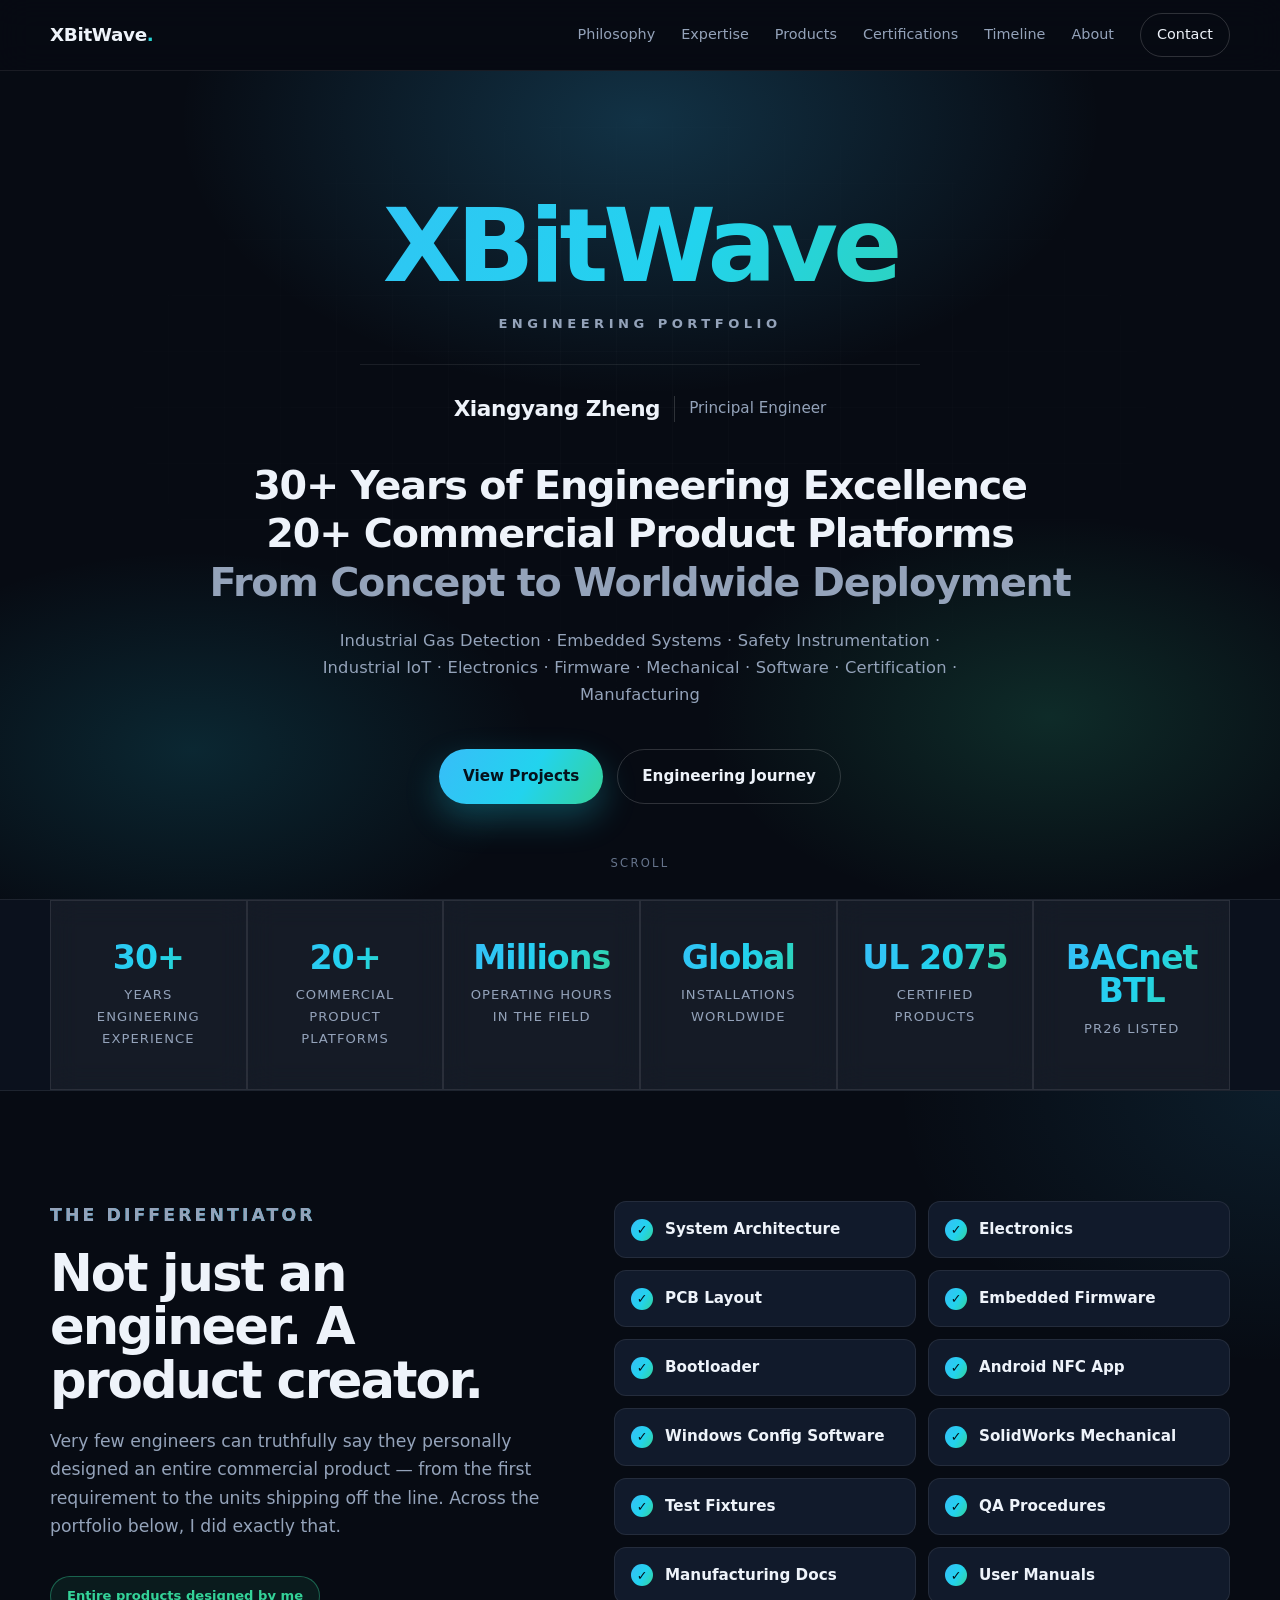
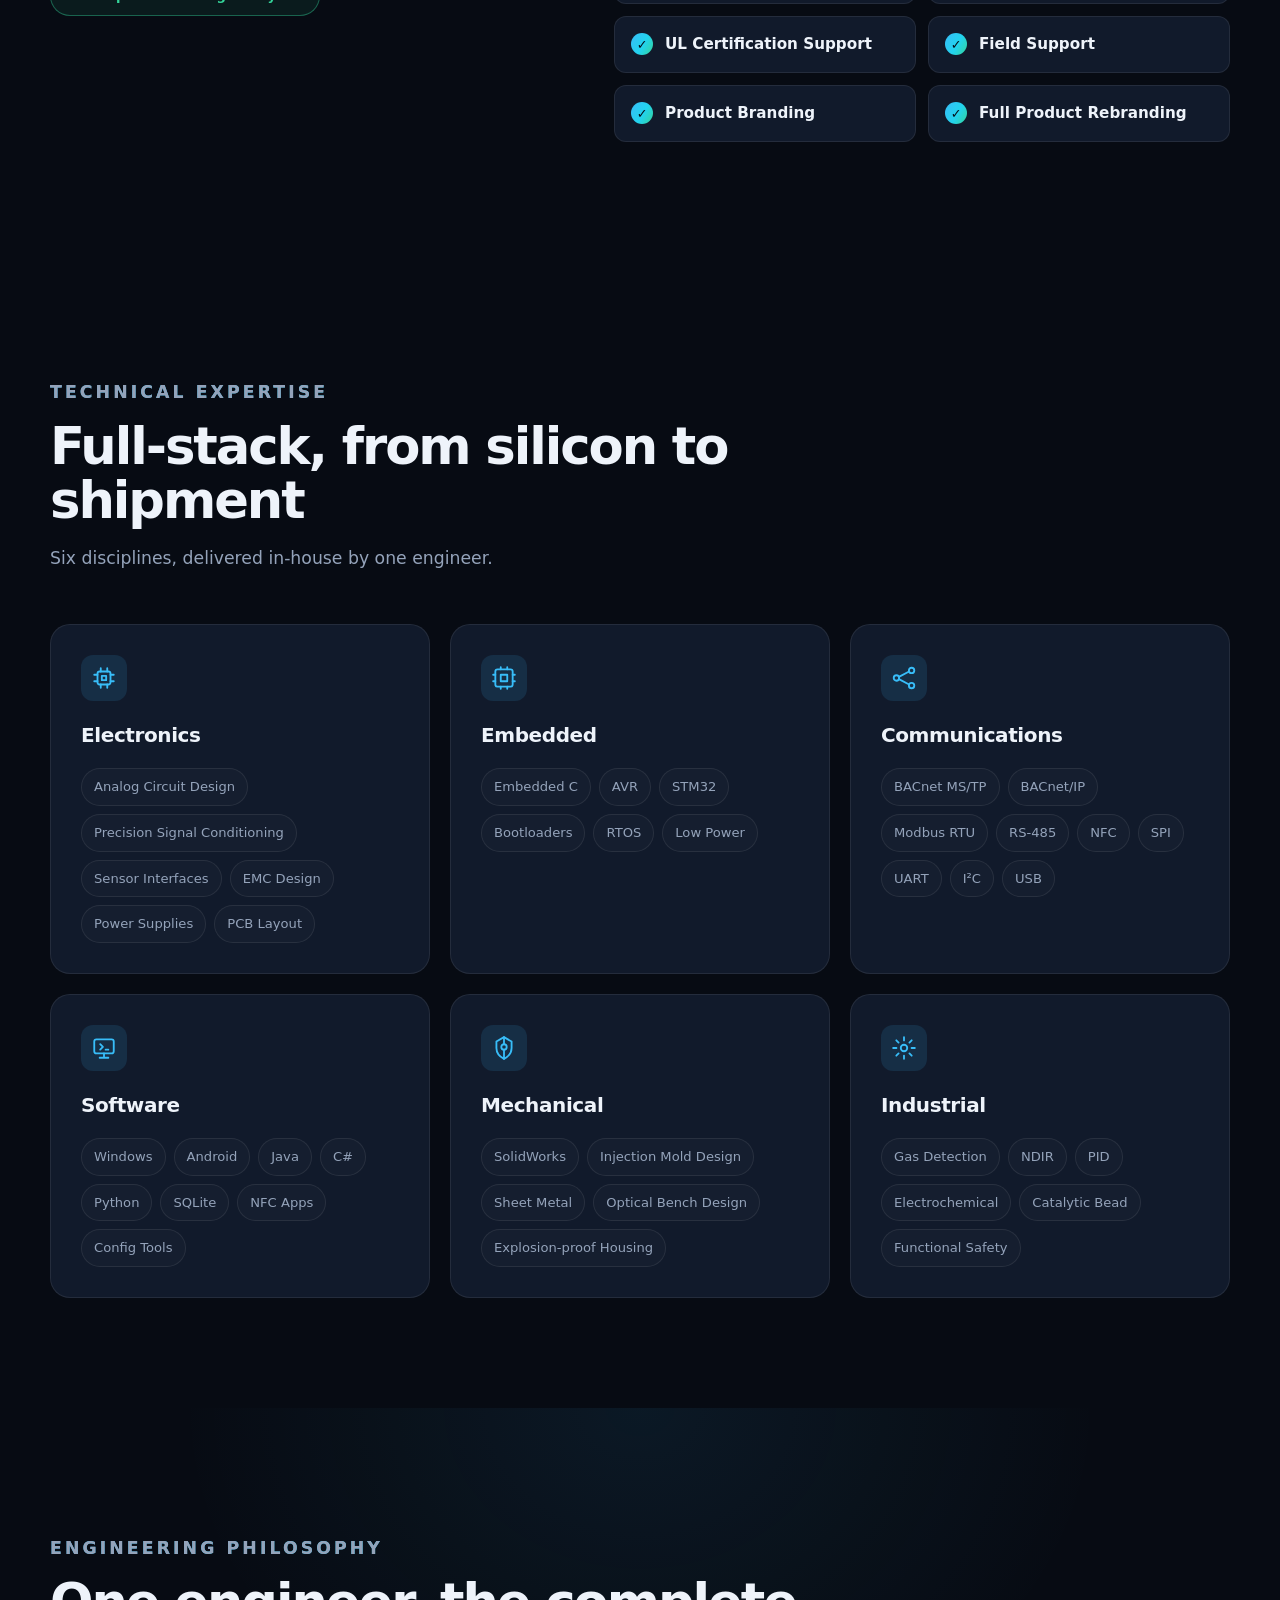
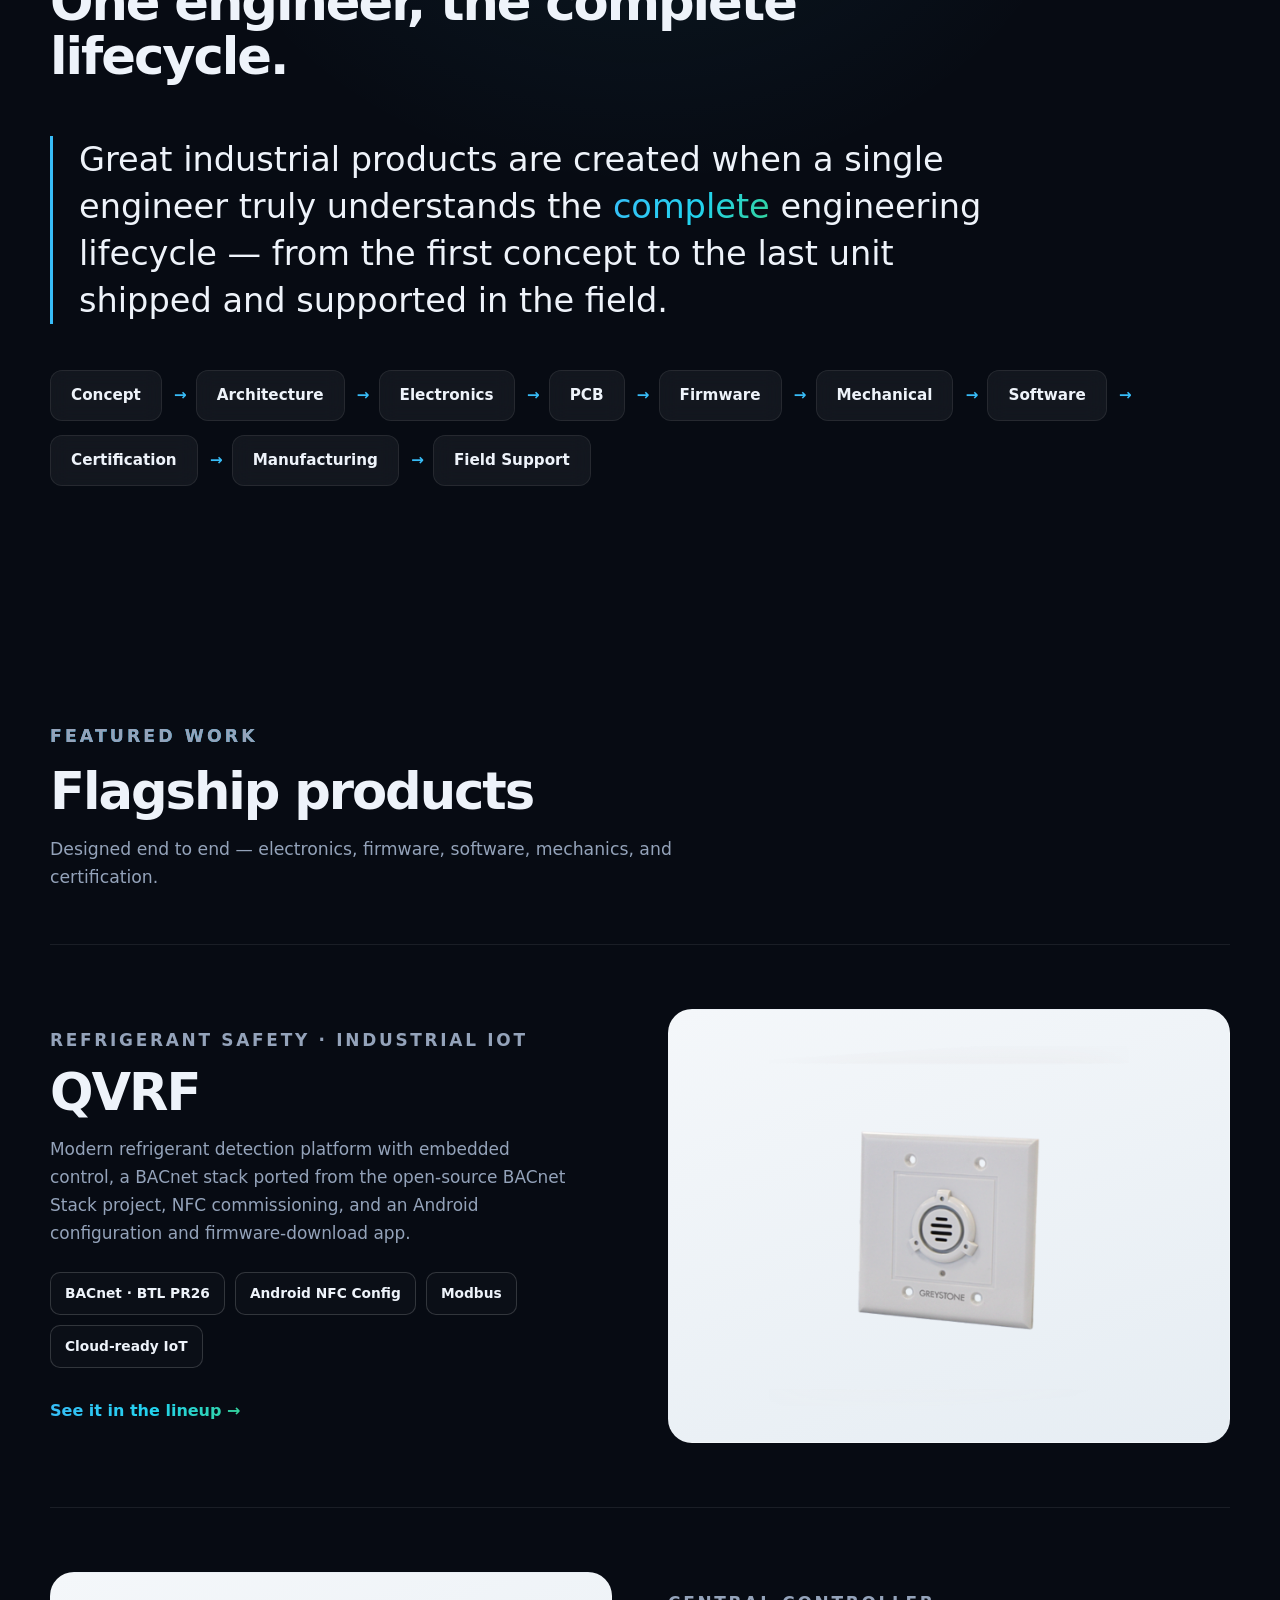
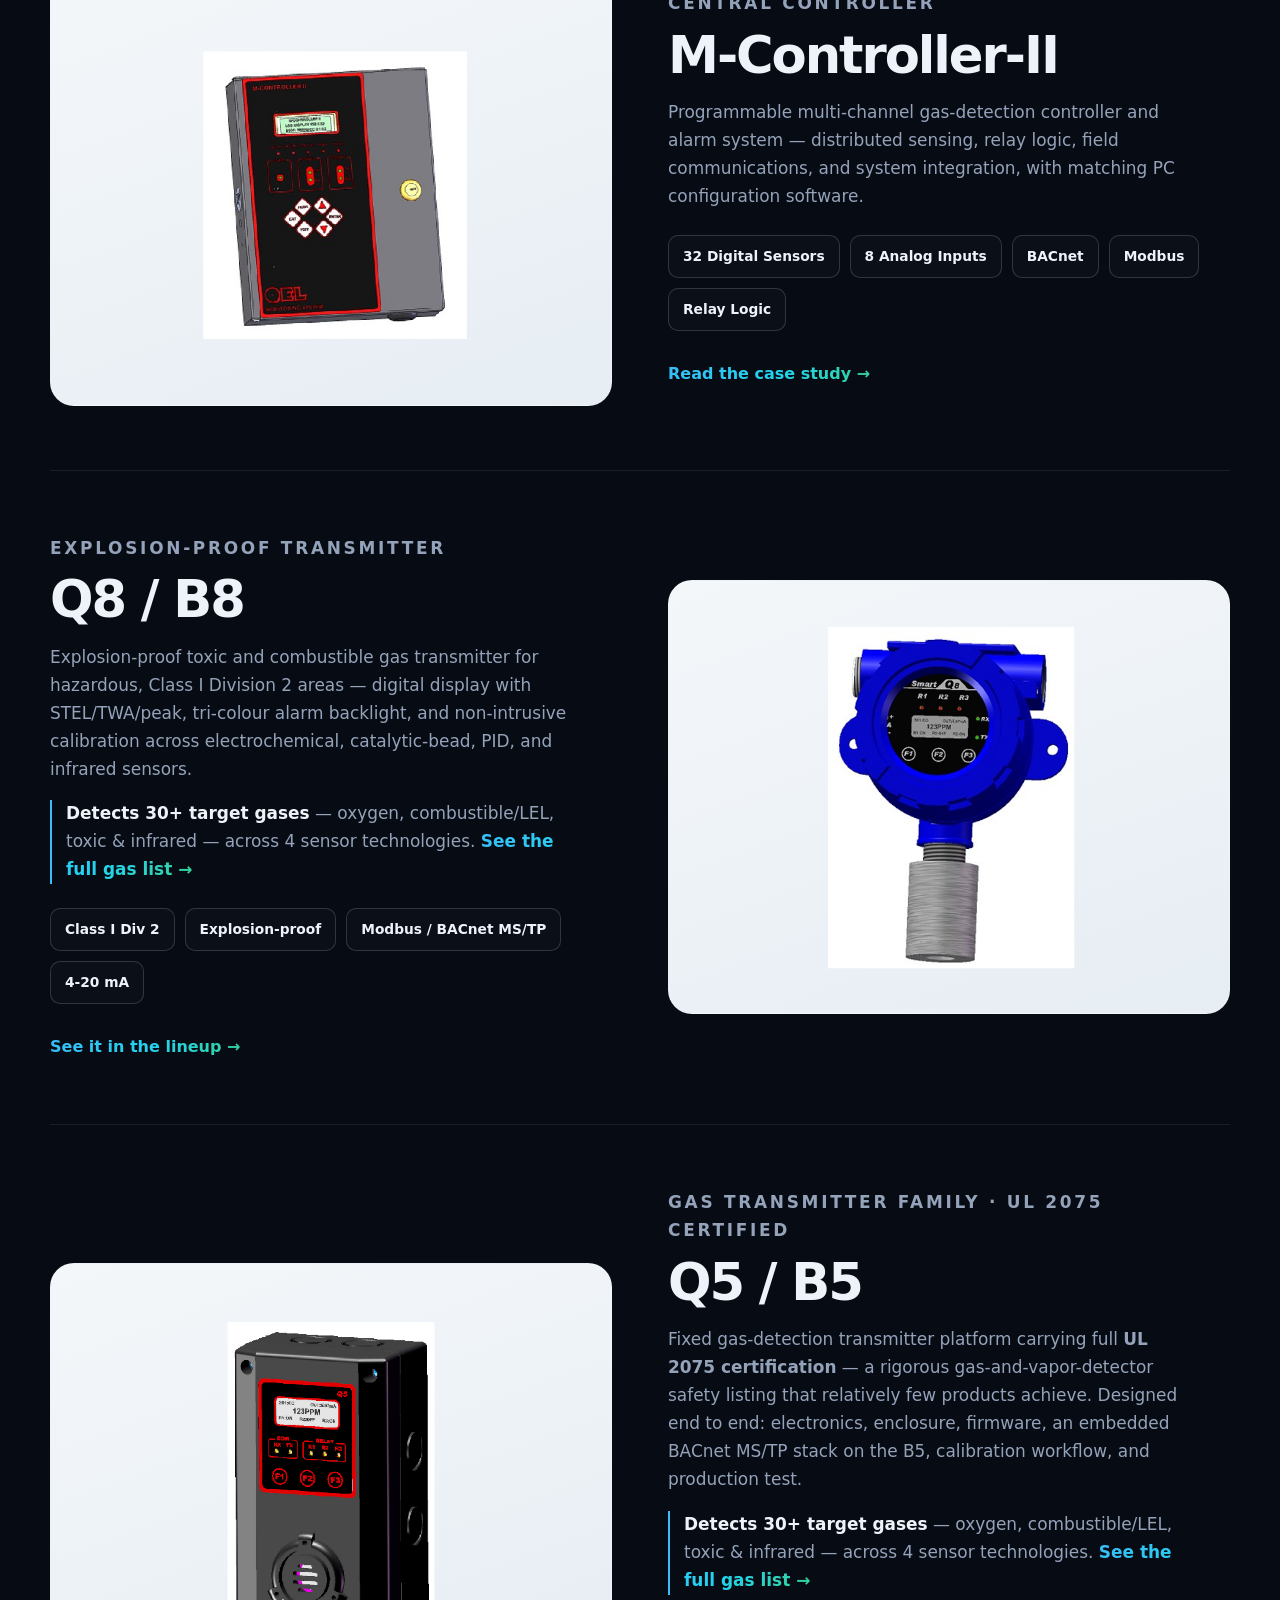
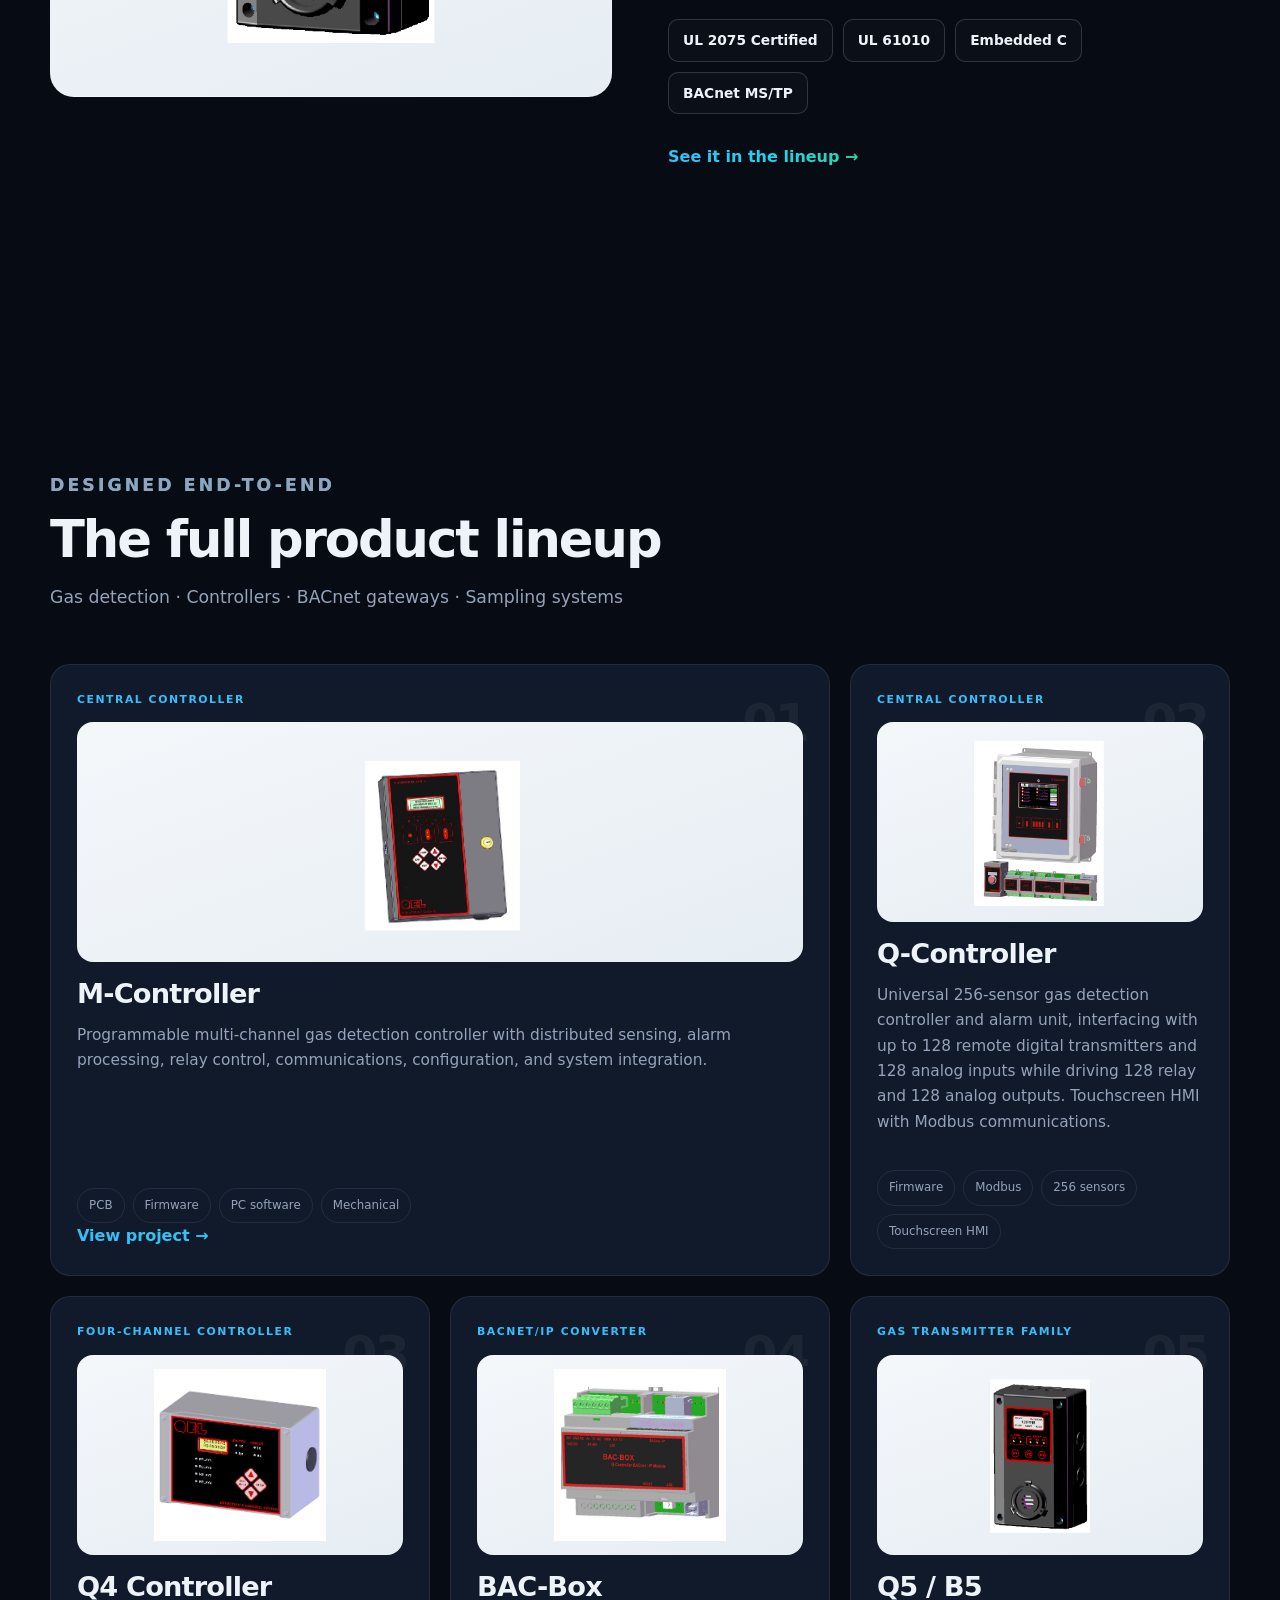
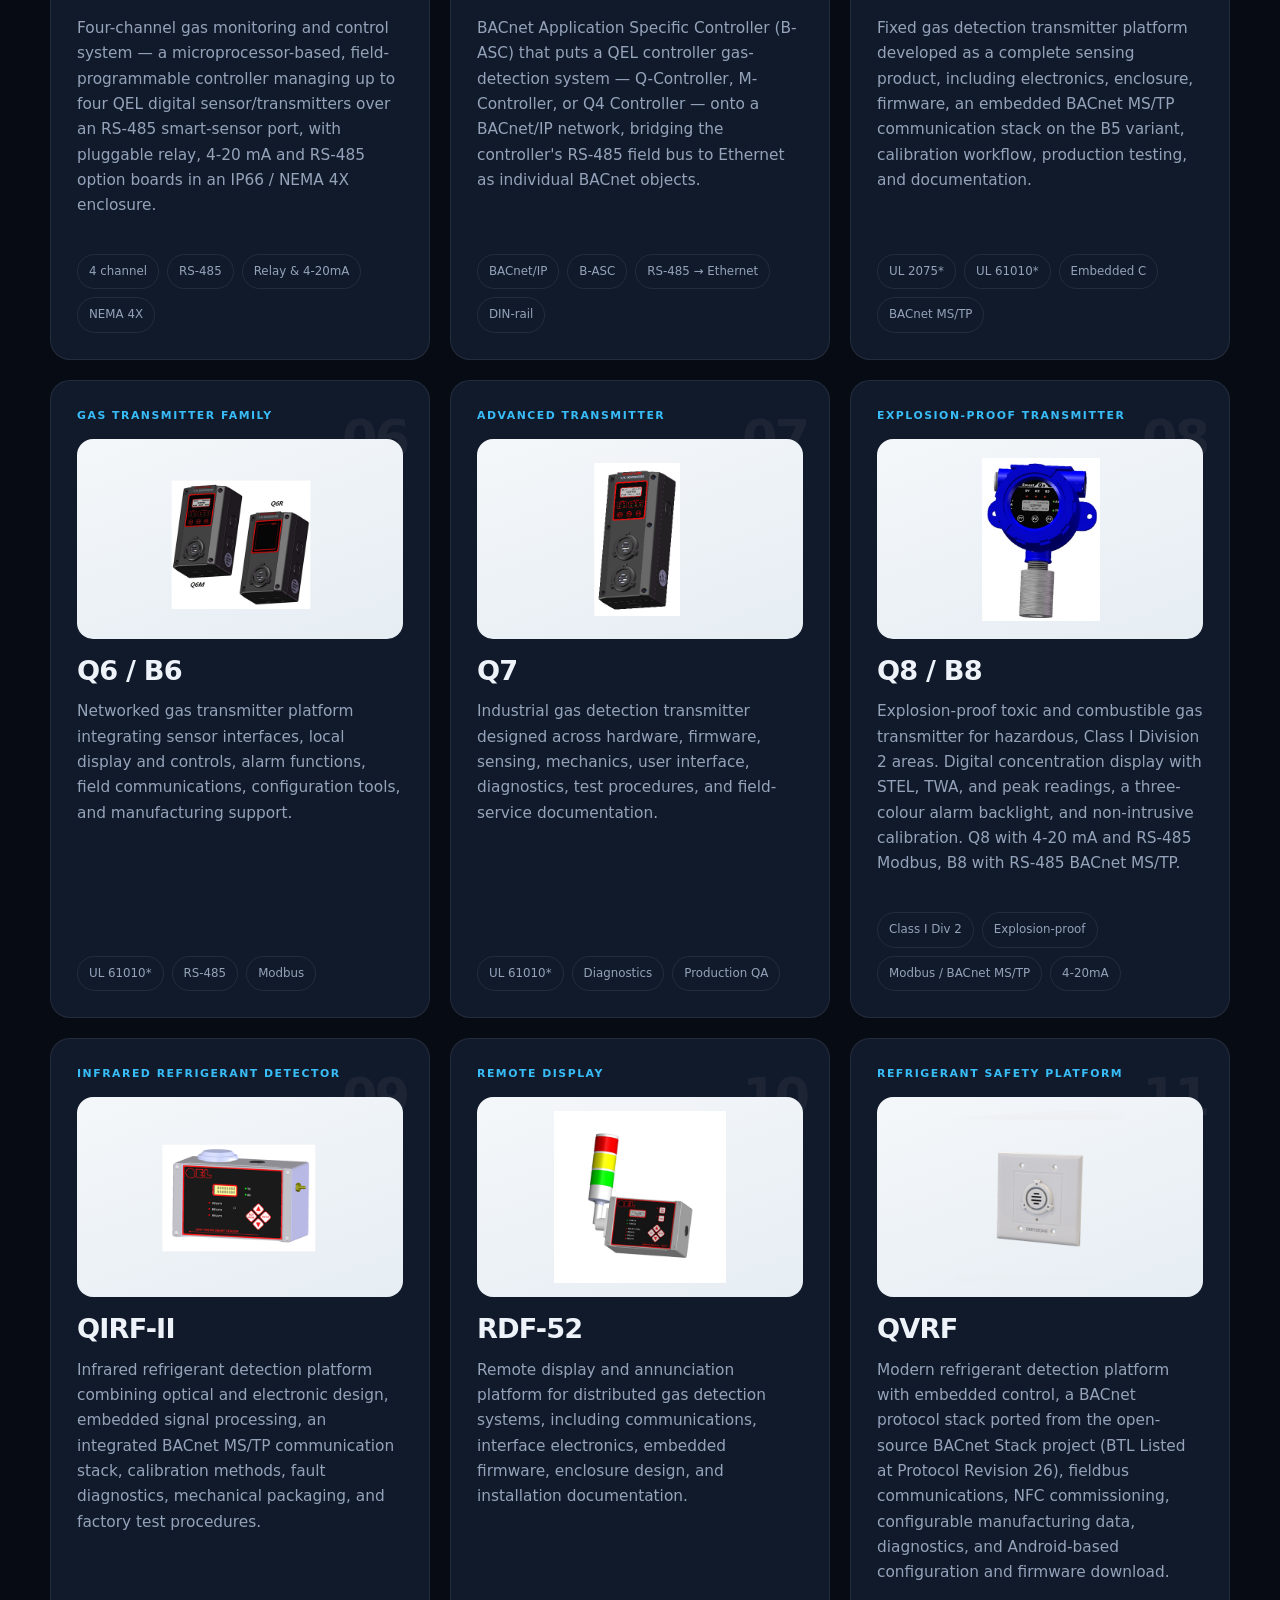
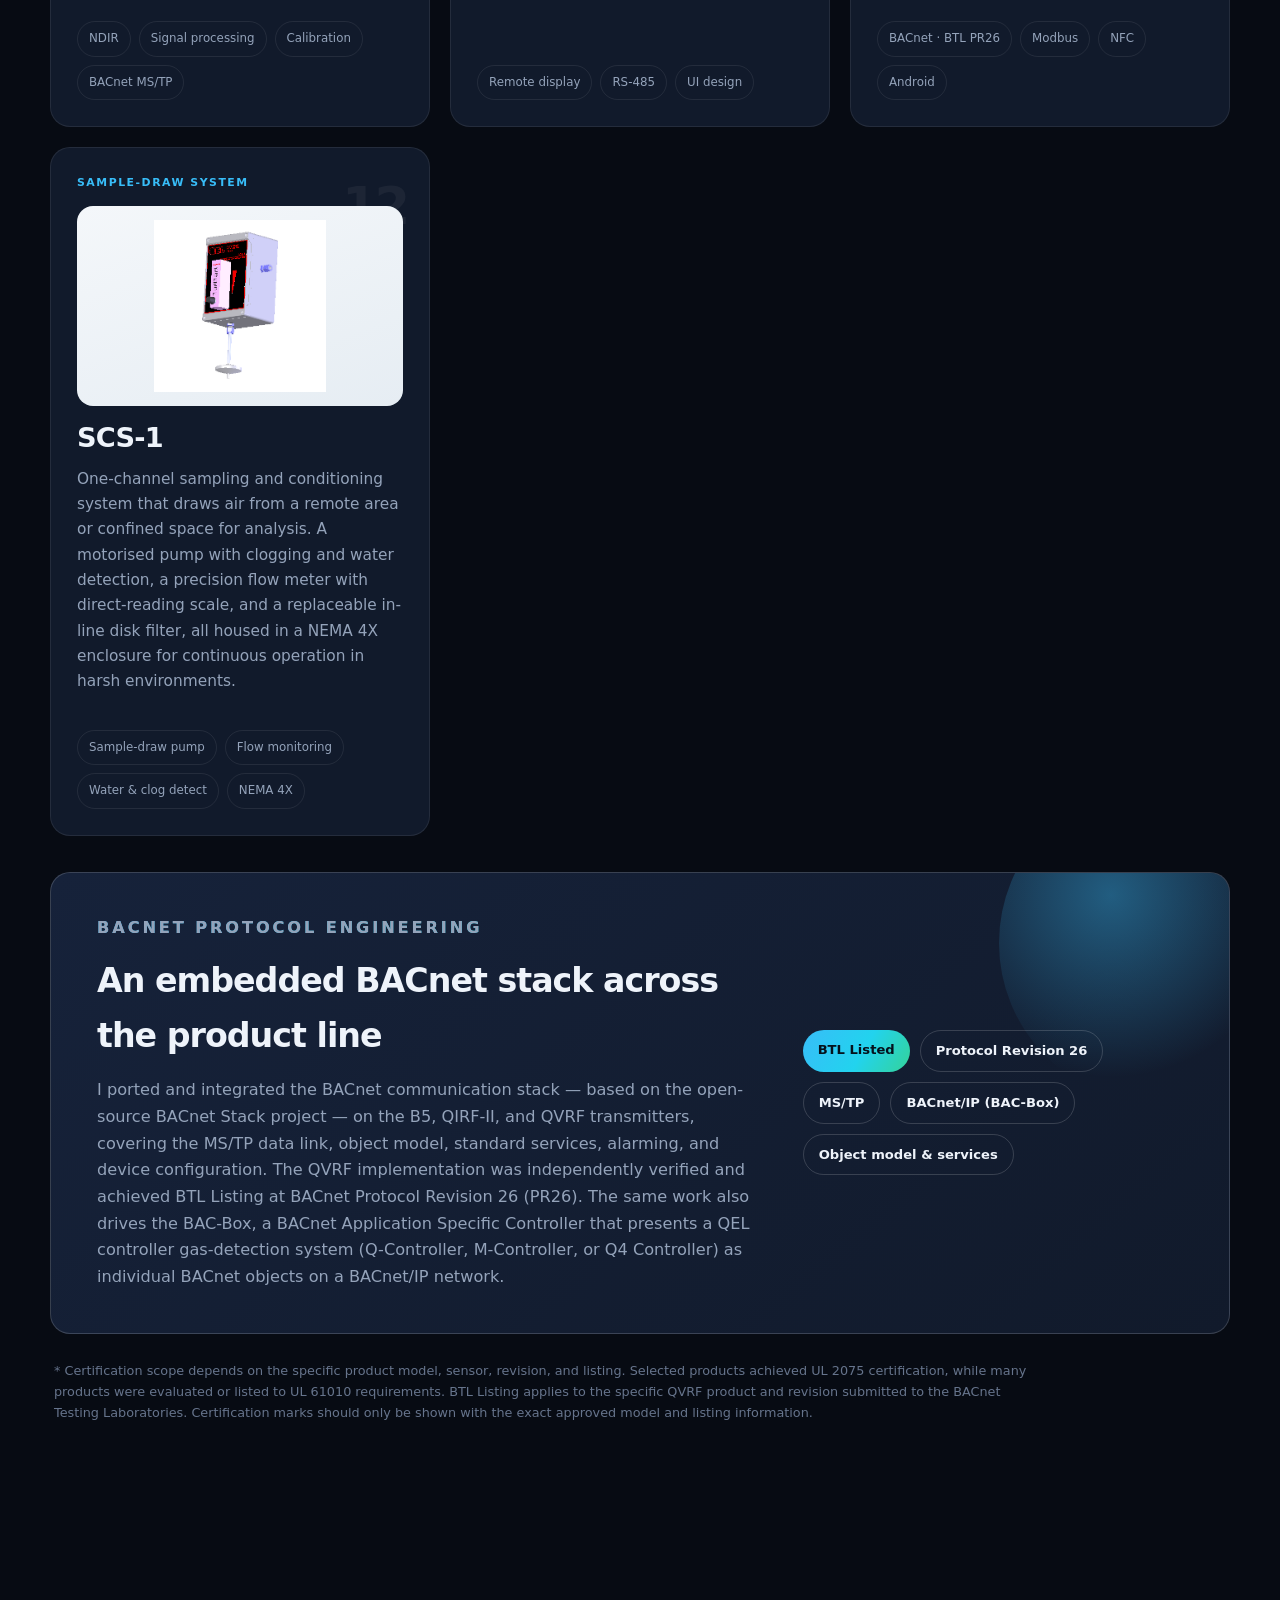
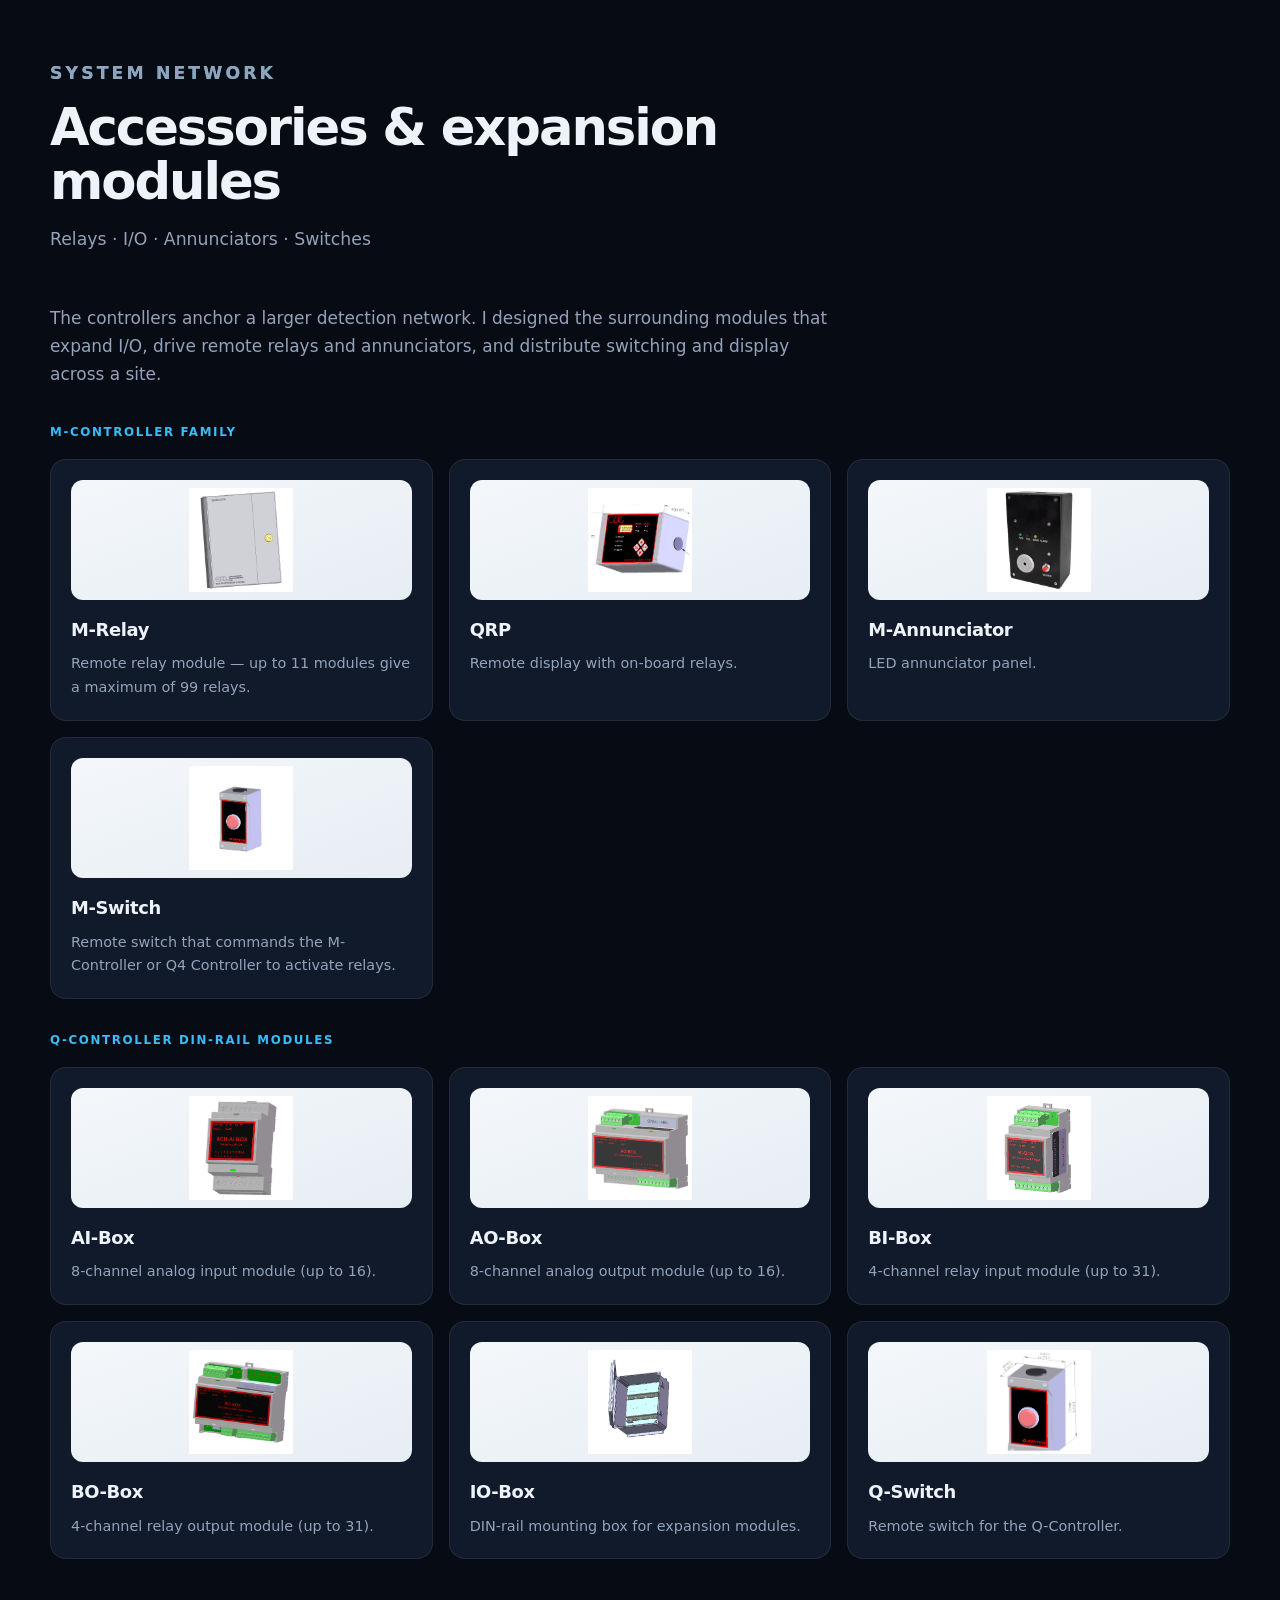
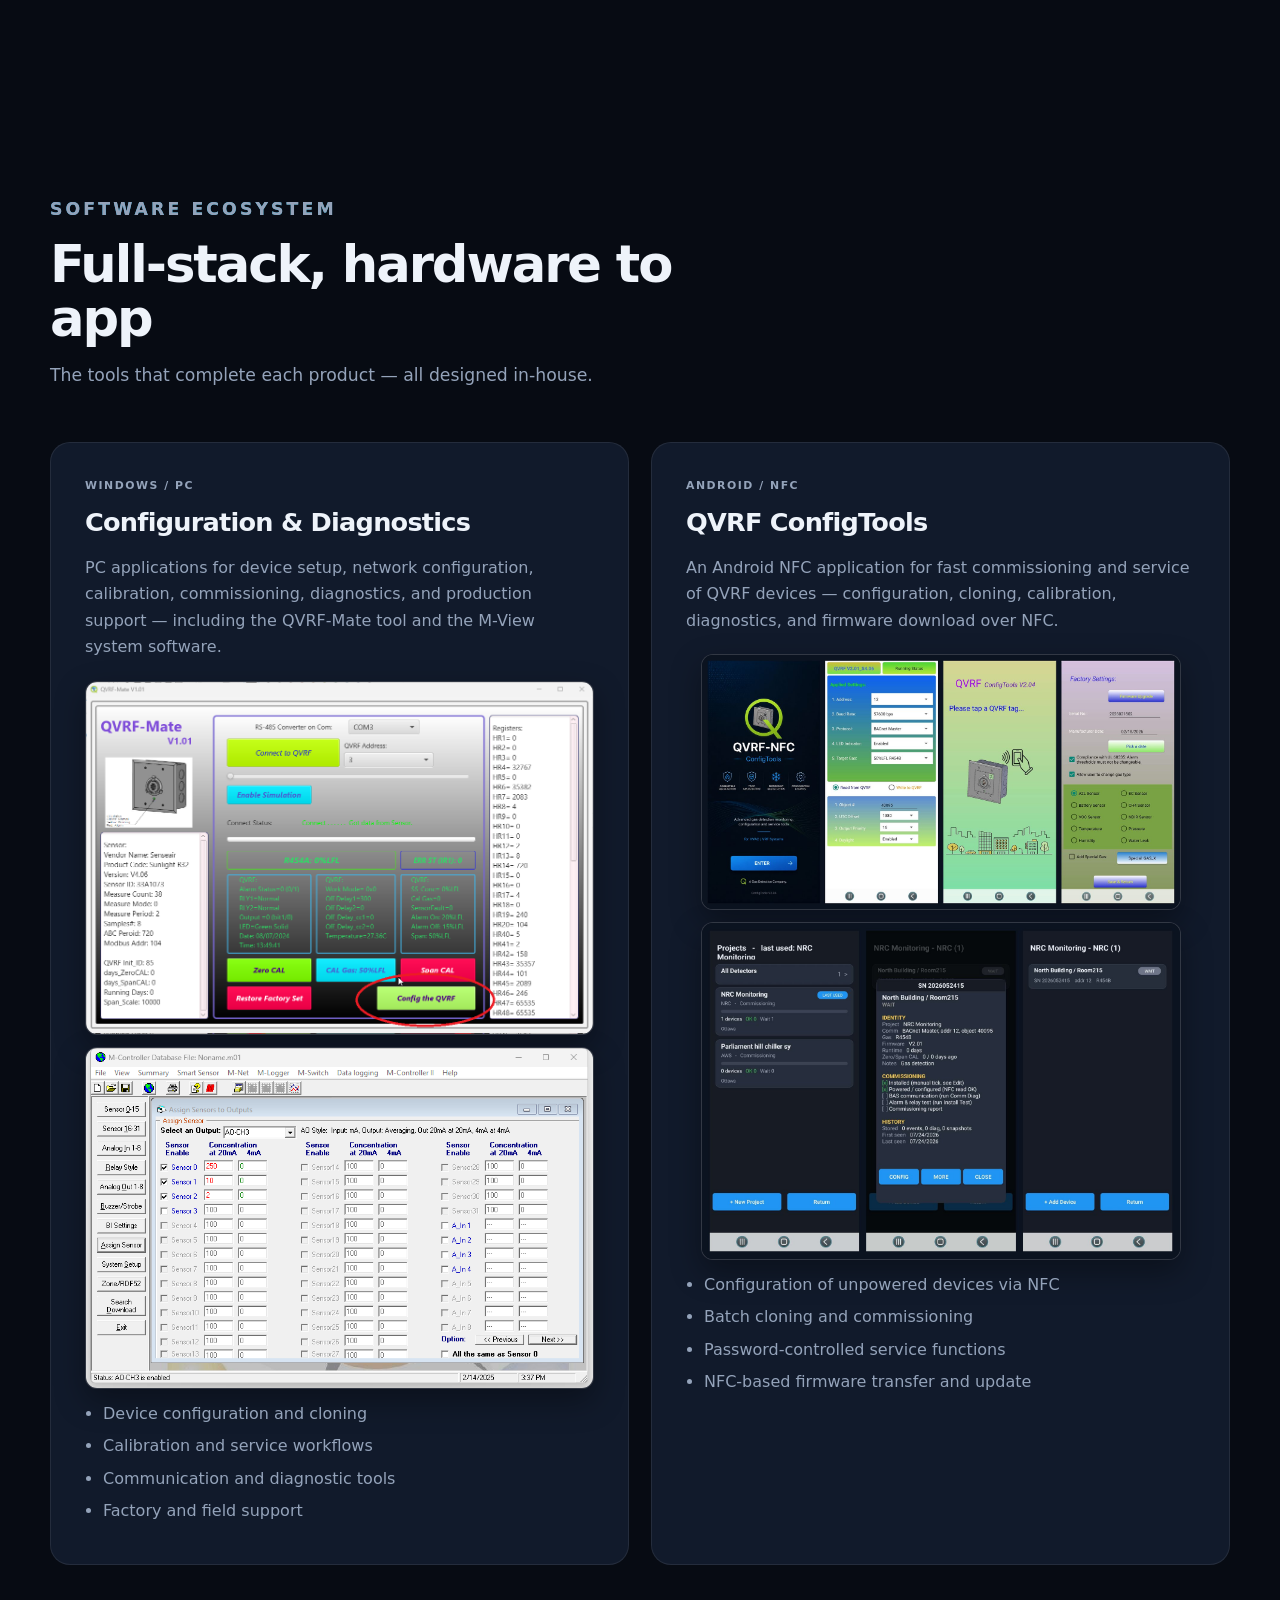
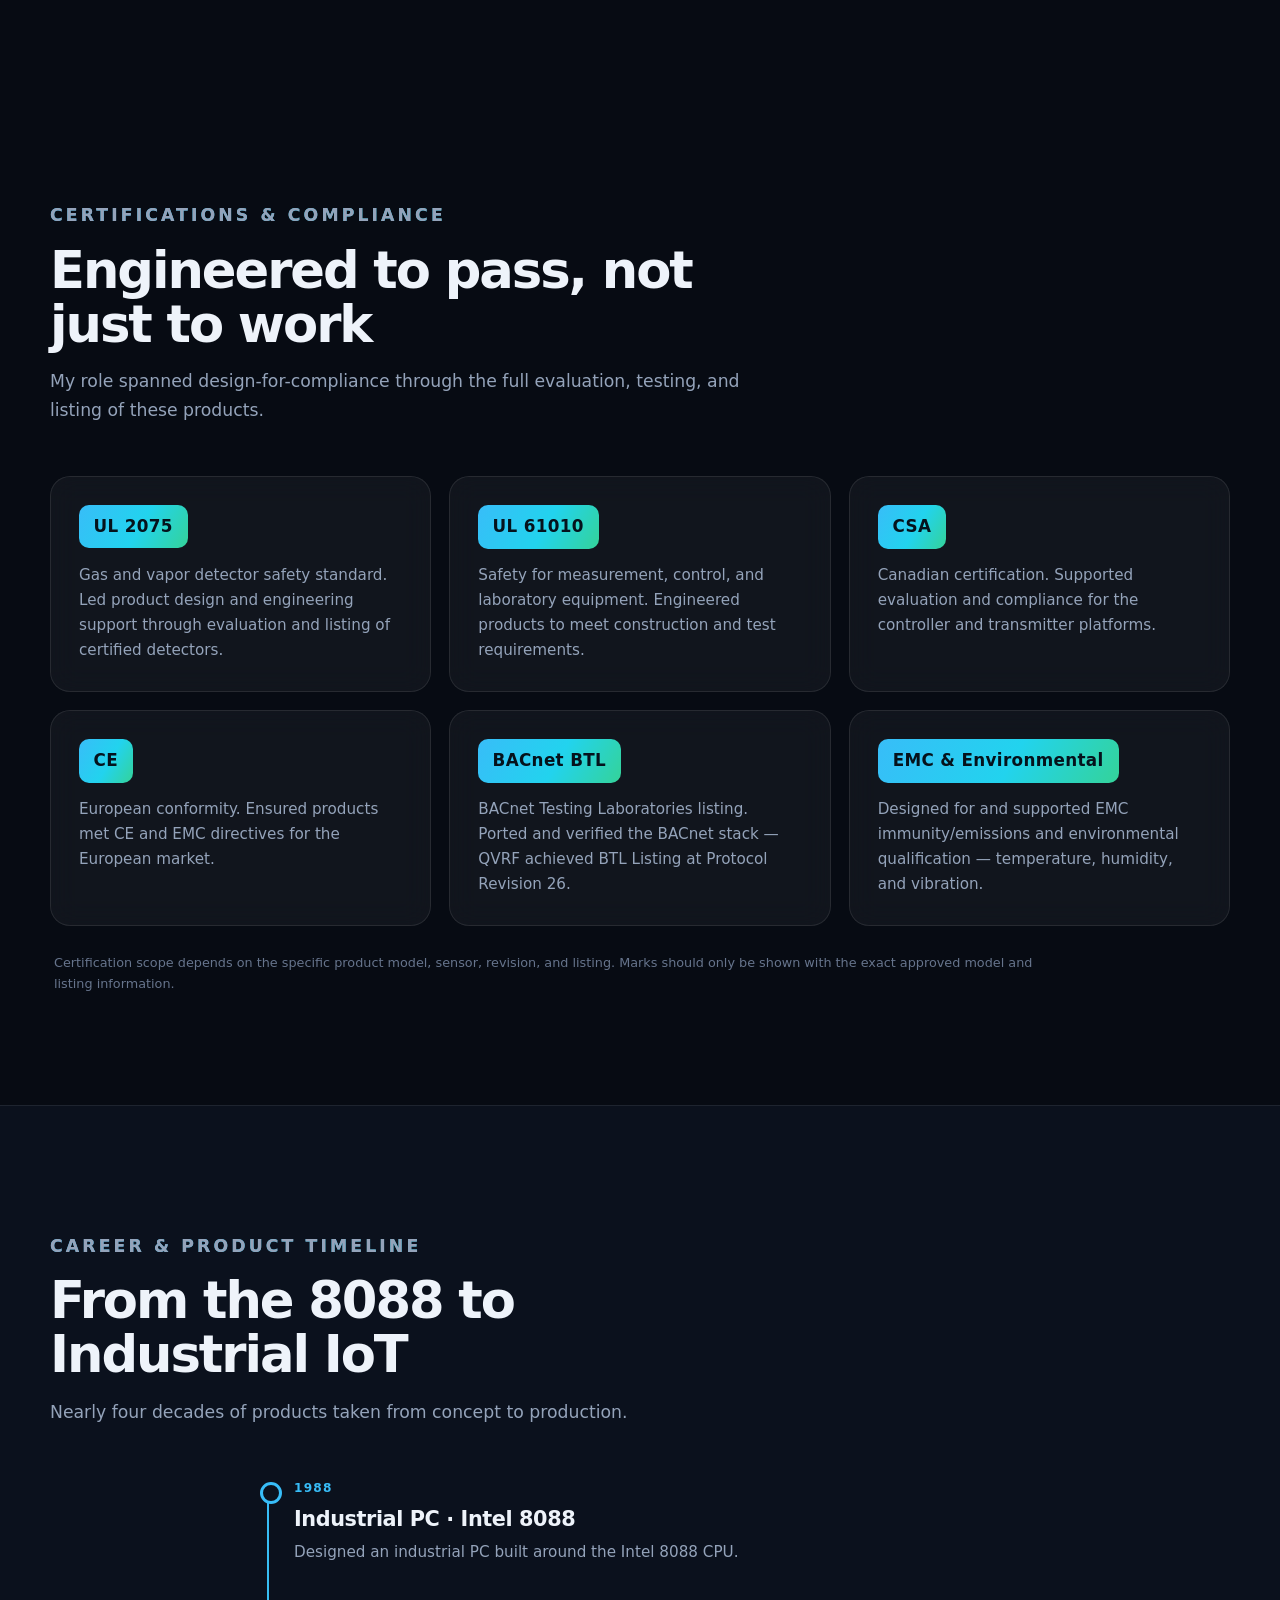
<file: index.html>
<!DOCTYPE html>
<html lang="en">
<head>
<meta charset="utf-8"/>
<meta content="width=device-width, initial-scale=1" name="viewport"/>
<meta content="XBitWave — Engineering portfolio of Xiangyang Zheng, Principal Engineer taking industrial gas-detection products from concept to mass production. Electronics, embedded firmware, software, mechanical design, safety certification, and Industrial IoT." name="description"/>
<title>XBitWave | Engineering Portfolio — Xiangyang Zheng</title>
<link href="styles.css" rel="stylesheet"/>
<script defer="" src="script.js"></script>
</head>
<body>
<header class="site-header">
<div class="shell">
<a class="brand" href="#top">XBitWave<span>.</span></a>
<button aria-controls="main-nav" aria-expanded="false" class="menu-button">Menu</button>
<nav aria-label="Primary navigation" class="main-nav" id="main-nav">
<a href="#philosophy">Philosophy</a><a href="#capabilities">Expertise</a><a href="#products">Products</a><a href="#certs">Certifications</a><a href="#timeline">Timeline</a><a href="#about">About</a><a class="nav-btn" href="#contact">Contact</a>
</nav>
</div>
</header>

<main id="top">

<!-- HERO -->
<section class="hero">
<div class="hero-bg" aria-hidden="true"></div>
<div class="hero-inner shell">
<h1 class="hero-brand">XBitWave</h1>
<p class="hero-brand-sub">Engineering Portfolio</p>
<p class="hero-person"><strong>Xiangyang Zheng</strong><span>Principal Engineer</span></p>
<div class="hero-lede"><span class="grad">30+ Years</span> of Engineering Excellence<br/><span class="grad">20+</span> Commercial Product Platforms<br/><span class="lede-final">From Concept to Worldwide Deployment</span></div>
<p class="hero-tags">Industrial Gas Detection · Embedded Systems · Safety Instrumentation · Industrial IoT · Electronics · Firmware · Mechanical · Software · Certification · Manufacturing</p>
<div class="hero-cta">
<a class="btn btn-primary" href="#products">View Projects</a>
<a class="btn btn-ghost" href="#philosophy">Engineering Journey</a>
</div>
</div>
<div class="scroll-cue" aria-hidden="true">Scroll</div>
</section>

<!-- STAT BAND -->
<section class="stats">
<div class="shell">
<div class="stat glass"><b data-count="30" data-suffix="+">30+</b><span>Years Engineering Experience</span></div>
<div class="stat glass"><b data-count="20" data-suffix="+">20+</b><span>Commercial Product Platforms</span></div>
<div class="stat glass"><b>Millions</b><span>Operating Hours in the Field</span></div>
<div class="stat glass"><b>Global</b><span>Installations Worldwide</span></div>
<div class="stat glass"><b>UL 2075</b><span>Certified Products</span></div>
<div class="stat glass"><b>BACnet BTL</b><span>PR26 Listed</span></div>
</div>
</section>

<!-- WHAT I DESIGNED -->
<section class="section designed" id="designed">
<div class="shell designed-wrap">
<div class="designed-copy reveal">
<p class="kicker">The differentiator</p>
<h2>Not just an engineer. A product creator.</h2>
<p>Very few engineers can truthfully say they personally designed an entire commercial product — from the first requirement to the units shipping off the line. Across the portfolio below, I did exactly that.</p>
<span class="badge">Entire products designed by me</span>
</div>
<div class="designed-grid reveal">
<div><span class="ck">✓</span>System Architecture</div>
<div><span class="ck">✓</span>Electronics</div>
<div><span class="ck">✓</span>PCB Layout</div>
<div><span class="ck">✓</span>Embedded Firmware</div>
<div><span class="ck">✓</span>Bootloader</div>
<div><span class="ck">✓</span>Android NFC App</div>
<div><span class="ck">✓</span>Windows Config Software</div>
<div><span class="ck">✓</span>SolidWorks Mechanical</div>
<div><span class="ck">✓</span>Test Fixtures</div>
<div><span class="ck">✓</span>QA Procedures</div>
<div><span class="ck">✓</span>Manufacturing Docs</div>
<div><span class="ck">✓</span>User Manuals</div>
<div><span class="ck">✓</span>UL Certification Support</div>
<div><span class="ck">✓</span>Field Support</div>
<div><span class="ck">✓</span>Product Branding</div>
<div><span class="ck">✓</span>Full Product Rebranding</div>
</div>
</div>
</section>

<!-- CAPABILITIES -->
<section class="section" id="capabilities">
<div class="shell">
<div class="section-head reveal"><p class="kicker">Technical expertise</p><h2>Full-stack, from silicon to shipment</h2><p>Six disciplines, delivered in-house by one engineer.</p></div>
<div class="cap-grid">
<div class="cap-card reveal"><div class="cap-ic"><svg viewBox="0 0 24 24" fill="none" stroke="currentColor" stroke-width="1.7" stroke-linecap="round" stroke-linejoin="round"><path d="M9 3v3M15 3v3M9 18v3M15 18v3M3 9h3M3 15h3M18 9h3M18 15h3"/><rect x="6" y="6" width="12" height="12" rx="2"/><rect x="10" y="10" width="4" height="4"/></svg></div><h3>Electronics</h3><div class="chips"><span>Analog Circuit Design</span><span>Precision Signal Conditioning</span><span>Sensor Interfaces</span><span>EMC Design</span><span>Power Supplies</span><span>PCB Layout</span></div></div>
<div class="cap-card reveal"><div class="cap-ic"><svg viewBox="0 0 24 24" fill="none" stroke="currentColor" stroke-width="1.7" stroke-linecap="round" stroke-linejoin="round"><rect x="4" y="4" width="16" height="16" rx="2"/><rect x="9" y="9" width="6" height="6"/><path d="M9 2v2M15 2v2M9 20v2M15 20v2M2 9h2M2 15h2M20 9h2M20 15h2"/></svg></div><h3>Embedded</h3><div class="chips"><span>Embedded C</span><span>AVR</span><span>STM32</span><span>Bootloaders</span><span>RTOS</span><span>Low Power</span></div></div>
<div class="cap-card reveal"><div class="cap-ic"><svg viewBox="0 0 24 24" fill="none" stroke="currentColor" stroke-width="1.7" stroke-linecap="round" stroke-linejoin="round"><circle cx="5" cy="12" r="2.5"/><circle cx="19" cy="5" r="2.5"/><circle cx="19" cy="19" r="2.5"/><path d="M7.3 11l9.4-5M7.3 13l9.4 5"/></svg></div><h3>Communications</h3><div class="chips"><span>BACnet MS/TP</span><span>BACnet/IP</span><span>Modbus RTU</span><span>RS-485</span><span>NFC</span><span>SPI</span><span>UART</span><span>I²C</span><span>USB</span></div></div>
<div class="cap-card reveal"><div class="cap-ic"><svg viewBox="0 0 24 24" fill="none" stroke="currentColor" stroke-width="1.7" stroke-linecap="round" stroke-linejoin="round"><rect x="3" y="4" width="18" height="13" rx="2"/><path d="M8 21h8M12 17v4M8.5 8.5L11 11l-2.5 2.5M13.5 13.5H16"/></svg></div><h3>Software</h3><div class="chips"><span>Windows</span><span>Android</span><span>Java</span><span>C#</span><span>Python</span><span>SQLite</span><span>NFC Apps</span><span>Config Tools</span></div></div>
<div class="cap-card reveal"><div class="cap-ic"><svg viewBox="0 0 24 24" fill="none" stroke="currentColor" stroke-width="1.7" stroke-linecap="round" stroke-linejoin="round"><path d="M12 2l7 4v6c0 5-3 8-7 10-4-2-7-5-7-10V6z"/><circle cx="12" cy="11" r="2.5"/><path d="M12 2v6.5M12 13.5V22"/></svg></div><h3>Mechanical</h3><div class="chips"><span>SolidWorks</span><span>Injection Mold Design</span><span>Sheet Metal</span><span>Optical Bench Design</span><span>Explosion-proof Housing</span></div></div>
<div class="cap-card reveal"><div class="cap-ic"><svg viewBox="0 0 24 24" fill="none" stroke="currentColor" stroke-width="1.7" stroke-linecap="round" stroke-linejoin="round"><circle cx="12" cy="12" r="3"/><path d="M12 2v3M12 19v3M2 12h3M19 12h3M4.9 4.9l2.1 2.1M17 17l2.1 2.1M4.9 19.1l2.1-2.1M17 7l2.1-2.1"/></svg></div><h3>Industrial</h3><div class="chips"><span>Gas Detection</span><span>NDIR</span><span>PID</span><span>Electrochemical</span><span>Catalytic Bead</span><span>Functional Safety</span></div></div>
</div>
</div>
</section>

<!-- PHILOSOPHY -->
<section class="section philosophy" id="philosophy">
<div class="shell">
<div class="section-head reveal" style="max-width:860px"><p class="kicker">Engineering philosophy</p><h2>One engineer, the complete lifecycle.</h2></div>
<blockquote class="philosophy-quote reveal">Great industrial products are created when a single engineer truly understands the <em>complete</em> engineering lifecycle — from the first concept to the last unit shipped and supported in the field.</blockquote>
<div class="lifecycle reveal">
<span class="lc">Concept</span><span class="lc">Architecture</span><span class="lc">Electronics</span><span class="lc">PCB</span><span class="lc">Firmware</span><span class="lc">Mechanical</span><span class="lc">Software</span><span class="lc">Certification</span><span class="lc">Manufacturing</span><span class="lc">Field Support</span>
</div>
</div>
</section>

<!-- FEATURED SPOTLIGHTS -->
<section class="section" id="featured">
<div class="shell">
<div class="section-head reveal"><p class="kicker">Featured work</p><h2>Flagship products</h2><p>Designed end to end — electronics, firmware, software, mechanics, and certification.</p></div>

<div class="spotlight reveal">
<div class="spot-media"><img alt="Greystone QVRF NFC refrigerant detector" loading="lazy" src="images/qvrf-greystone.png"/></div>
<div class="spot-copy">
<p class="eyebrow">Refrigerant safety · Industrial IoT</p>
<h3>QVRF</h3>
<p>Modern refrigerant detection platform with embedded control, a BACnet stack ported from the open-source BACnet Stack project, NFC commissioning, and an Android configuration and firmware-download app.</p>
<div class="spot-specs"><span>BACnet · BTL PR26</span><span>Android NFC Config</span><span>Modbus</span><span>Cloud-ready IoT</span></div>
<a class="text-link" href="#products">See it in the lineup →</a>
</div>
</div>

<div class="spotlight reveal">
<div class="spot-media"><img alt="Greystone M-Controller" loading="lazy" src="images/m-controller-greystone.png"/></div>
<div class="spot-copy">
<p class="eyebrow">Central controller</p>
<h3>M-Controller-II</h3>
<p>Programmable multi-channel gas-detection controller and alarm system — distributed sensing, relay logic, field communications, and system integration, with matching PC configuration software.</p>
<div class="spot-specs"><span>32 Digital Sensors</span><span>8 Analog Inputs</span><span>BACnet</span><span>Modbus</span><span>Relay Logic</span></div>
<a class="text-link" href="m-controller.html">Read the case study →</a>
</div>
</div>

<div class="spotlight reveal">
<div class="spot-media"><img alt="Greystone Q8 / B8 explosion-proof transmitter" loading="lazy" src="images/q8-b8-greystone.png"/></div>
<div class="spot-copy">
<p class="eyebrow">Explosion-proof transmitter</p>
<h3>Q8 / B8</h3>
<p>Explosion-proof toxic and combustible gas transmitter for hazardous, Class I Division 2 areas — digital display with STEL/TWA/peak, tri-colour alarm backlight, and non-intrusive calibration across electrochemical, catalytic-bead, PID, and infrared sensors.</p>
<p class="spot-gas"><b>Detects 30+ target gases</b> — oxygen, combustible/LEL, toxic &amp; infrared — across 4 sensor technologies. <a class="text-link" href="gas-detection.html">See the full gas list →</a></p>
<div class="spot-specs"><span>Class I Div 2</span><span>Explosion-proof</span><span>Modbus / BACnet MS/TP</span><span>4-20 mA</span></div>
<a class="text-link" href="#products">See it in the lineup →</a>
</div>
</div>

<div class="spotlight reveal">
<div class="spot-media"><img alt="Greystone Q5 / B5 UL 2075 certified gas transmitter" loading="lazy" src="images/b5-greystone.png"/></div>
<div class="spot-copy">
<p class="eyebrow">Gas transmitter family · UL 2075 certified</p>
<h3>Q5 / B5</h3>
<p>Fixed gas-detection transmitter platform carrying full <strong>UL 2075 certification</strong> — a rigorous gas-and-vapor-detector safety listing that relatively few products achieve. Designed end to end: electronics, enclosure, firmware, an embedded BACnet MS/TP stack on the B5, calibration workflow, and production test.</p>
<p class="spot-gas"><b>Detects 30+ target gases</b> — oxygen, combustible/LEL, toxic &amp; infrared — across 4 sensor technologies. <a class="text-link" href="gas-detection.html">See the full gas list →</a></p>
<div class="spot-specs"><span>UL 2075 Certified</span><span>UL 61010</span><span>Embedded C</span><span>BACnet MS/TP</span></div>
<a class="text-link" href="#products">See it in the lineup →</a>
</div>
</div>
</div>
</section>

<!-- PRODUCT LINEUP -->
<section class="section" id="products">
<div class="shell">
<div class="section-head reveal"><p class="kicker">Designed end-to-end</p><h2>The full product lineup</h2><p>Gas detection · Controllers · BACnet gateways · Sampling systems</p></div>
<div class="product-grid">
<article class="product-card featured-card reveal"><div class="product-code">01</div><p class="project-number">Central controller</p><div class="product-image-wrap"><img alt="Greystone M-Controller" loading="lazy" src="images/m-controller-greystone.png"/></div><h3>M-Controller</h3><p>Programmable multi-channel gas detection controller with distributed sensing, alarm processing, relay control, communications, configuration, and system integration.</p><div class="mini-tags"><span>PCB</span><span>Firmware</span><span>PC software</span><span>Mechanical</span></div><a class="text-link" href="m-controller.html">View project →</a></article>
<article class="product-card reveal"><div class="product-code">02</div><p class="project-number">Central controller</p><div class="product-image-wrap"><img alt="Q-Controller 256-sensor gas detection controller" loading="lazy" src="images/q-controller.png"/></div><h3>Q-Controller</h3><p>Universal 256-sensor gas detection controller and alarm unit, interfacing with up to 128 remote digital transmitters and 128 analog inputs while driving 128 relay and 128 analog outputs. Touchscreen HMI with Modbus communications.</p><div class="mini-tags"><span>Firmware</span><span>Modbus</span><span>256 sensors</span><span>Touchscreen HMI</span></div></article>
<article class="product-card reveal"><div class="product-code">03</div><p class="project-number">Four-channel controller</p><div class="product-image-wrap"><img alt="QEL Q4 Controller four-channel gas detection controller" loading="lazy" src="images/q4c.png"/></div><h3>Q4 Controller</h3><p>Four-channel gas monitoring and control system — a microprocessor-based, field-programmable controller managing up to four QEL digital sensor/transmitters over an RS-485 smart-sensor port, with pluggable relay, 4-20&nbsp;mA and RS-485 option boards in an IP66 / NEMA 4X enclosure.</p><div class="mini-tags"><span>4 channel</span><span>RS-485</span><span>Relay &amp; 4-20mA</span><span>NEMA 4X</span></div></article>
<article class="product-card reveal"><div class="product-code">04</div><p class="project-number">BACnet/IP converter</p><div class="product-image-wrap"><img alt="BAC-Box Q-Controller BACnet/IP converter module" loading="lazy" src="images/bac-box.png"/></div><h3>BAC-Box</h3><p>BACnet Application Specific Controller (B-ASC) that puts a QEL controller gas-detection system — Q-Controller, M-Controller, or Q4 Controller — onto a BACnet/IP network, bridging the controller's RS-485 field bus to Ethernet as individual BACnet objects.</p><div class="mini-tags"><span>BACnet/IP</span><span>B-ASC</span><span>RS-485 → Ethernet</span><span>DIN-rail</span></div></article>
<article class="product-card reveal"><div class="product-code">05</div><p class="project-number">Gas transmitter family</p><div class="product-image-wrap"><img alt="Greystone Q5 / B5 gas transmitter" loading="lazy" src="images/b5-greystone.png"/></div><h3>Q5 / B5</h3><p>Fixed gas detection transmitter platform developed as a complete sensing product, including electronics, enclosure, firmware, an embedded BACnet MS/TP communication stack on the B5 variant, calibration workflow, production testing, and documentation.</p><div class="mini-tags"><span>UL 2075*</span><span>UL 61010*</span><span>Embedded C</span><span>BACnet MS/TP</span></div></article>
<article class="product-card reveal"><div class="product-code">06</div><p class="project-number">Gas transmitter family</p><div class="product-image-wrap"><img alt="Greystone Q6 / B6 gas transmitter" loading="lazy" src="images/q6-b6-greystone.png"/></div><h3>Q6 / B6</h3><p>Networked gas transmitter platform integrating sensor interfaces, local display and controls, alarm functions, field communications, configuration tools, and manufacturing support.</p><div class="mini-tags"><span>UL 61010*</span><span>RS-485</span><span>Modbus</span></div></article>
<article class="product-card reveal"><div class="product-code">07</div><p class="project-number">Advanced transmitter</p><div class="product-image-wrap"><img alt="Greystone Q7 gas transmitter" loading="lazy" src="images/q7-greystone.png"/></div><h3>Q7</h3><p>Industrial gas detection transmitter designed across hardware, firmware, sensing, mechanics, user interface, diagnostics, test procedures, and field-service documentation.</p><div class="mini-tags"><span>UL 61010*</span><span>Diagnostics</span><span>Production QA</span></div></article>
<article class="product-card reveal"><div class="product-code">08</div><p class="project-number">Explosion-proof transmitter</p><div class="product-image-wrap"><img alt="Greystone Q8 / B8 explosion-proof gas transmitter" loading="lazy" src="images/q8-b8-greystone.png"/></div><h3>Q8 / B8</h3><p>Explosion-proof toxic and combustible gas transmitter for hazardous, Class I Division 2 areas. Digital concentration display with STEL, TWA, and peak readings, a three-colour alarm backlight, and non-intrusive calibration. Q8 with 4-20&nbsp;mA and RS-485 Modbus, B8 with RS-485 BACnet MS/TP.</p><div class="mini-tags"><span>Class I Div 2</span><span>Explosion-proof</span><span>Modbus / BACnet MS/TP</span><span>4-20mA</span></div></article>
<article class="product-card reveal"><div class="product-code">09</div><p class="project-number">Infrared refrigerant detector</p><div class="product-image-wrap"><img alt="Greystone QIRF-II infrared refrigerant detector" loading="lazy" src="images/qirf-greystone.png"/></div><h3>QIRF-II</h3><p>Infrared refrigerant detection platform combining optical and electronic design, embedded signal processing, an integrated BACnet MS/TP communication stack, calibration methods, fault diagnostics, mechanical packaging, and factory test procedures.</p><div class="mini-tags"><span>NDIR</span><span>Signal processing</span><span>Calibration</span><span>BACnet MS/TP</span></div></article>
<article class="product-card reveal"><div class="product-code">10</div><p class="project-number">Remote display</p><div class="product-image-wrap"><img alt="Greystone RDF-52 remote display" loading="lazy" src="images/rdf52-greystone.png"/></div><h3>RDF-52</h3><p>Remote display and annunciation platform for distributed gas detection systems, including communications, interface electronics, embedded firmware, enclosure design, and installation documentation.</p><div class="mini-tags"><span>Remote display</span><span>RS-485</span><span>UI design</span></div></article>
<article class="product-card reveal"><div class="product-code">11</div><p class="project-number">Refrigerant safety platform</p><div class="product-image-wrap"><img alt="Greystone QVRF refrigerant detection platform" loading="lazy" src="images/qvrf-greystone.png"/></div><h3>QVRF</h3><p>Modern refrigerant detection platform with embedded control, a BACnet protocol stack ported from the open-source BACnet Stack project (BTL Listed at Protocol Revision 26), fieldbus communications, NFC commissioning, configurable manufacturing data, diagnostics, and Android-based configuration and firmware download.</p><div class="mini-tags"><span>BACnet · BTL PR26</span><span>Modbus</span><span>NFC</span><span>Android</span></div></article>
<article class="product-card reveal"><div class="product-code">12</div><p class="project-number">Sample-draw system</p><div class="product-image-wrap"><img alt="QEL SCS-1 one-channel sampling and conditioning system" loading="lazy" src="images/scs-1.png"/></div><h3>SCS-1</h3><p>One-channel sampling and conditioning system that draws air from a remote area or confined space for analysis. A motorised pump with clogging and water detection, a precision flow meter with direct-reading scale, and a replaceable in-line disk filter, all housed in a NEMA 4X enclosure for continuous operation in harsh environments.</p><div class="mini-tags"><span>Sample-draw pump</span><span>Flow monitoring</span><span>Water &amp; clog detect</span><span>NEMA 4X</span></div></article>
</div>

<div class="bacnet-highlight reveal"><div class="bacnet-copy"><p class="kicker">BACnet protocol engineering</p><h3>An embedded BACnet stack across the product line</h3><p>I ported and integrated the BACnet communication stack — based on the open-source BACnet Stack project — on the B5, QIRF-II, and QVRF transmitters, covering the MS/TP data link, object model, standard services, alarming, and device configuration. The QVRF implementation was independently verified and achieved BTL Listing at BACnet Protocol Revision 26 (PR26). The same work also drives the BAC-Box, a BACnet Application Specific Controller that presents a QEL controller gas-detection system (Q-Controller, M-Controller, or Q4 Controller) as individual BACnet objects on a BACnet/IP network.</p></div><div class="bacnet-badges"><span class="badge-primary">BTL Listed</span><span>Protocol Revision 26</span><span>MS/TP</span><span>BACnet/IP (BAC-Box)</span><span>Object model &amp; services</span></div></div>
<p class="cert-note">* Certification scope depends on the specific product model, sensor, revision, and listing. Selected products achieved UL 2075 certification, while many products were evaluated or listed to UL 61010 requirements. BTL Listing applies to the specific QVRF product and revision submitted to the BACnet Testing Laboratories. Certification marks should only be shown with the exact approved model and listing information.</p>
</div>
</section>

<!-- ACCESSORIES -->
<section class="section" id="accessories">
<div class="shell">
<div class="section-head reveal"><p class="kicker">System network</p><h2>Accessories &amp; expansion modules</h2><p>Relays · I/O · Annunciators · Switches</p></div>
<p class="acc-lead reveal">The controllers anchor a larger detection network. I designed the surrounding modules that expand I/O, drive remote relays and annunciators, and distribute switching and display across a site.</p>
<div class="acc-group"><h3 class="acc-group-title">M-Controller family</h3><div class="acc-grid">
<div class="acc-card reveal"><div class="acc-media"><img alt="QEL M-Relay remote relay module" loading="lazy" src="images/m-relay.png"/></div><strong>M-Relay</strong><p>Remote relay module — up to 11 modules give a maximum of 99 relays.</p></div>
<div class="acc-card reveal"><div class="acc-media"><img alt="QEL QRP remote display with relays" loading="lazy" src="images/qrp.png"/></div><strong>QRP</strong><p>Remote display with on-board relays.</p></div>
<div class="acc-card reveal"><div class="acc-media"><img alt="QEL M-Annunciator LED panel" loading="lazy" src="images/m-annunciator.png"/></div><strong>M-Annunciator</strong><p>LED annunciator panel.</p></div>
<div class="acc-card reveal"><div class="acc-media"><img alt="QEL M-Switch remote push-button switch" loading="lazy" src="images/m-switch.png"/></div><strong>M-Switch</strong><p>Remote switch that commands the M-Controller or Q4 Controller to activate relays.</p></div>
</div></div>
<div class="acc-group"><h3 class="acc-group-title">Q-Controller DIN-rail modules</h3><div class="acc-grid">
<div class="acc-card reveal"><div class="acc-media"><img alt="QEL AI-Box 8-channel analog input module" loading="lazy" src="images/ai-box.png"/></div><strong>AI-Box</strong><p>8-channel analog input module (up to 16).</p></div>
<div class="acc-card reveal"><div class="acc-media"><img alt="QEL AO-Box 8-channel analog output module" loading="lazy" src="images/ao-box.png"/></div><strong>AO-Box</strong><p>8-channel analog output module (up to 16).</p></div>
<div class="acc-card reveal"><div class="acc-media"><img alt="QEL BI-Box 4-channel relay input module" loading="lazy" src="images/bi-box.png"/></div><strong>BI-Box</strong><p>4-channel relay input module (up to 31).</p></div>
<div class="acc-card reveal"><div class="acc-media"><img alt="QEL BO-Box 4-channel relay output module" loading="lazy" src="images/bo-box.png"/></div><strong>BO-Box</strong><p>4-channel relay output module (up to 31).</p></div>
<div class="acc-card reveal"><div class="acc-media"><img alt="QEL IO-Box DIN-rail mounting box" loading="lazy" src="images/io-box.png"/></div><strong>IO-Box</strong><p>DIN-rail mounting box for expansion modules.</p></div>
<div class="acc-card reveal"><div class="acc-media"><img alt="QEL Q-Switch remote push-button switch" loading="lazy" src="images/q-switch.png"/></div><strong>Q-Switch</strong><p>Remote switch for the Q-Controller.</p></div>
</div></div>
</div>
</section>

<!-- SOFTWARE -->
<section class="section" id="software">
<div class="shell">
<div class="section-head reveal"><p class="kicker">Software ecosystem</p><h2>Full-stack, hardware to app</h2><p>The tools that complete each product — all designed in-house.</p></div>
<div class="sw-grid">
<div class="sw-card reveal"><p class="project-number">Windows / PC</p><h3>Configuration &amp; Diagnostics</h3><p>PC applications for device setup, network configuration, calibration, commissioning, diagnostics, and production support — including the QVRF-Mate tool and the M-View system software.</p><div class="sw-shots sw-shots--win"><img alt="QVRF-Mate Windows configuration software" loading="lazy" src="images/qvrf-mate.png"/><img alt="M-View controller system software" loading="lazy" src="images/m-view.png"/></div><ul><li>Device configuration and cloning</li><li>Calibration and service workflows</li><li>Communication and diagnostic tools</li><li>Factory and field support</li></ul></div>
<div class="sw-card reveal"><p class="project-number">Android / NFC</p><h3>QVRF ConfigTools</h3><p>An Android NFC application for fast commissioning and service of QVRF devices — configuration, cloning, calibration, diagnostics, and firmware download over NFC.</p><div class="sw-shots sw-shots--strip"><img alt="QVRF ConfigTools Android NFC app — splash, applied settings, tap-to-scan, and factory settings screens" loading="lazy" src="images/configtools.jpg"/><img alt="QVRF ConfigTools Android app — project list, device commissioning checklist, and detector status screens" loading="lazy" src="images/configtools-projects.jpg"/></div><ul><li>Configuration of unpowered devices via NFC</li><li>Batch cloning and commissioning</li><li>Password-controlled service functions</li><li>NFC-based firmware transfer and update</li></ul></div>
</div>
</div>
</section>

<!-- PRODUCT TIMELINE -->
<section class="section" id="certs">
<div class="shell">
<div class="section-head reveal"><p class="kicker">Certifications &amp; compliance</p><h2>Engineered to pass, not just to work</h2><p>My role spanned design-for-compliance through the full evaluation, testing, and listing of these products.</p></div>
<div class="cert-grid">
<div class="cert-card glass reveal"><div class="cert-mark">UL 2075</div><p>Gas and vapor detector safety standard. Led product design and engineering support through evaluation and listing of certified detectors.</p></div>
<div class="cert-card glass reveal"><div class="cert-mark">UL 61010</div><p>Safety for measurement, control, and laboratory equipment. Engineered products to meet construction and test requirements.</p></div>
<div class="cert-card glass reveal"><div class="cert-mark">CSA</div><p>Canadian certification. Supported evaluation and compliance for the controller and transmitter platforms.</p></div>
<div class="cert-card glass reveal"><div class="cert-mark">CE</div><p>European conformity. Ensured products met CE and EMC directives for the European market.</p></div>
<div class="cert-card glass reveal"><div class="cert-mark">BACnet BTL</div><p>BACnet Testing Laboratories listing. Ported and verified the BACnet stack — QVRF achieved BTL Listing at Protocol Revision 26.</p></div>
<div class="cert-card glass reveal"><div class="cert-mark">EMC &amp; Environmental</div><p>Designed for and supported EMC immunity/emissions and environmental qualification — temperature, humidity, and vibration.</p></div>
</div>
<p class="cert-note">Certification scope depends on the specific product model, sensor, revision, and listing. Marks should only be shown with the exact approved model and listing information.</p>
</div>
</section>
<section class="section ptl" id="timeline">
<div class="shell">
<div class="section-head reveal"><p class="kicker">Career &amp; product timeline</p><h2>From the 8088 to Industrial IoT</h2><p>Nearly four decades of products taken from concept to production.</p></div>
<div class="ptl-list reveal">
<div class="ptl-item"><div class="yr">1988</div><div class="nm">Industrial PC · Intel 8088</div><div class="ds">Designed an industrial PC built around the Intel 8088 CPU.</div></div>
<div class="ptl-item"><div class="yr">1990</div><div class="nm">Power-Plant Monitoring System</div><div class="ds">Voltage, current and power-delivery monitoring system for power plants — the year I graduated in Computer Application &amp; Engineering.</div></div>
<div class="ptl-item"><div class="yr">1992</div><div class="nm">Three-Colour LED Billboard</div><div class="ds">Large-format full-colour LED billboard display system.</div></div>
<div class="ptl-item"><div class="yr">1994</div><div class="nm">VCD Player</div><div class="ds">Consumer VCD player development.</div></div>
<div class="ptl-item"><div class="yr">1995</div><div class="nm">Fixed Combustible Gas Detector</div><div class="ds">Entered gas detection with a fixed combustible gas detector.</div></div>
<div class="ptl-item"><div class="yr">1998</div><div class="nm">Portable Gas Instruments</div><div class="ds">Handheld portable gas-detection instruments.</div></div>
<div class="ptl-item"><div class="yr">2002</div><div class="nm">M-Controller &amp; M-Relay</div><div class="ds">Multi-channel gas-detection controller with remote relay expansion modules.</div></div>
<div class="ptl-item"><div class="yr">2003</div><div class="nm">M-View Software</div><div class="ds">Windows configuration and monitoring software for the M-Controller system.</div></div>
<div class="ptl-item"><div class="yr">2005</div><div class="nm">M-Logger &amp; M-Net</div><div class="ds">Data logging and networking for distributed gas-detection systems.</div></div>
<div class="ptl-item"><div class="yr">Transmitters</div><div class="nm">Q5 / B5 · Q6 / B6 · Q7</div><div class="ds">Fixed gas-detection transmitter families, developed as complete sensing products.</div></div>
<div class="ptl-item"><div class="yr">Infrared sensing</div><div class="nm">QIRF-II</div><div class="ds">NDIR refrigerant detection with embedded signal processing.</div></div>
<div class="ptl-item"><div class="yr">System expansion</div><div class="nm">RDF-52</div><div class="ds">Remote display and annunciation across distributed systems.</div></div>
<div class="ptl-item"><div class="yr">Industrial IoT</div><div class="nm">QVRF NFC</div><div class="ds">Refrigerant safety platform with NFC commissioning and an Android app.</div></div>
<div class="ptl-item"><div class="yr">Brand transition</div><div class="nm">QEL → Greystone Rebranding</div><div class="ds">Full product-line rebrand across hardware, software, and documentation.</div></div>
<div class="ptl-item"><div class="yr">Today</div><div class="nm">BACnet BTL — PR26 Listed</div><div class="ds">Independently verified BACnet interoperability at Protocol Revision 26.</div></div>
</div>
</div>
</section>

<!-- INNOVATION -->
<section class="section" id="innovation">
<div class="shell">
<div class="section-head reveal"><p class="kicker">Innovation</p><h2>Technologies I've engineered into products</h2></div>
<div class="innov-grid reveal">
<div><i></i>Advanced NDIR</div>
<div><i></i>Electrochemical Sensors</div>
<div><i></i>PID Sensors</div>
<div><i></i>NFC Commissioning</div>
<div><i></i>BACnet Interoperability</div>
<div><i></i>Cloud Connectivity</div>
<div><i></i>Industrial IoT</div>
<div><i></i>Machine Diagnostics</div>
<div><i></i>Auto Calibration</div>
<div><i></i>Functional Safety</div>
</div>
</div>
</section>

<!-- ABOUT -->
<section class="section about" id="about">
<div class="shell about-wrap">
<div class="about-intro reveal">
<div class="portrait"><img alt="Xiangyang Zheng" loading="lazy" src="images/xyz-portrait.jpg"/></div>
<p class="kicker">About</p>
<h2>Xiangyang Zheng</h2>
<p class="about-role">Principal Engineer · Product Creator</p>
</div>
<div class="about-body reveal">
<p class="lead">I am a Principal Engineer specializing in industrial gas detection, embedded systems, safety instrumentation, and Industrial IoT.</p>
<p>Throughout my career — since 1990, when I graduated in Computer Application &amp; Engineering — I have led the complete development of multiple commercial products, from concept and architecture through electronics, firmware, mechanical design, certification, manufacturing, and global deployment.</p>
<p>My expertise spans <strong>analog electronics, precision sensor interfaces, embedded firmware, Windows and Android software, industrial communication protocols, and safety-certified product development</strong> — and I later led the complete rebranding of this portfolio from QEL to Greystone. Product names, trademarks, certification marks, and commercial materials remain the property of their respective owners.</p>
</div>
</div>
</section>

<!-- CONTACT -->
<section class="section contact" id="contact">
<div class="shell">
<p class="kicker">Contact</p>
<h2>Let's build the next product from concept to production.</h2>
<p>Open to principal engineering leadership, product development, and consulting in gas detection, embedded systems, and Industrial IoT.</p>
<a class="contact-email" href="mailto:xyzheng69@hotmail.com">xyzheng69@hotmail.com</a>
</div>
</section>

</main>
<footer class="site-footer shell"><span>© <span id="year"></span> Xiangyang Zheng · End-to-End Product Engineering</span><span>Industrial gas detection · Embedded systems · Industrial IoT</span></footer>
</body>
</html>
</file>
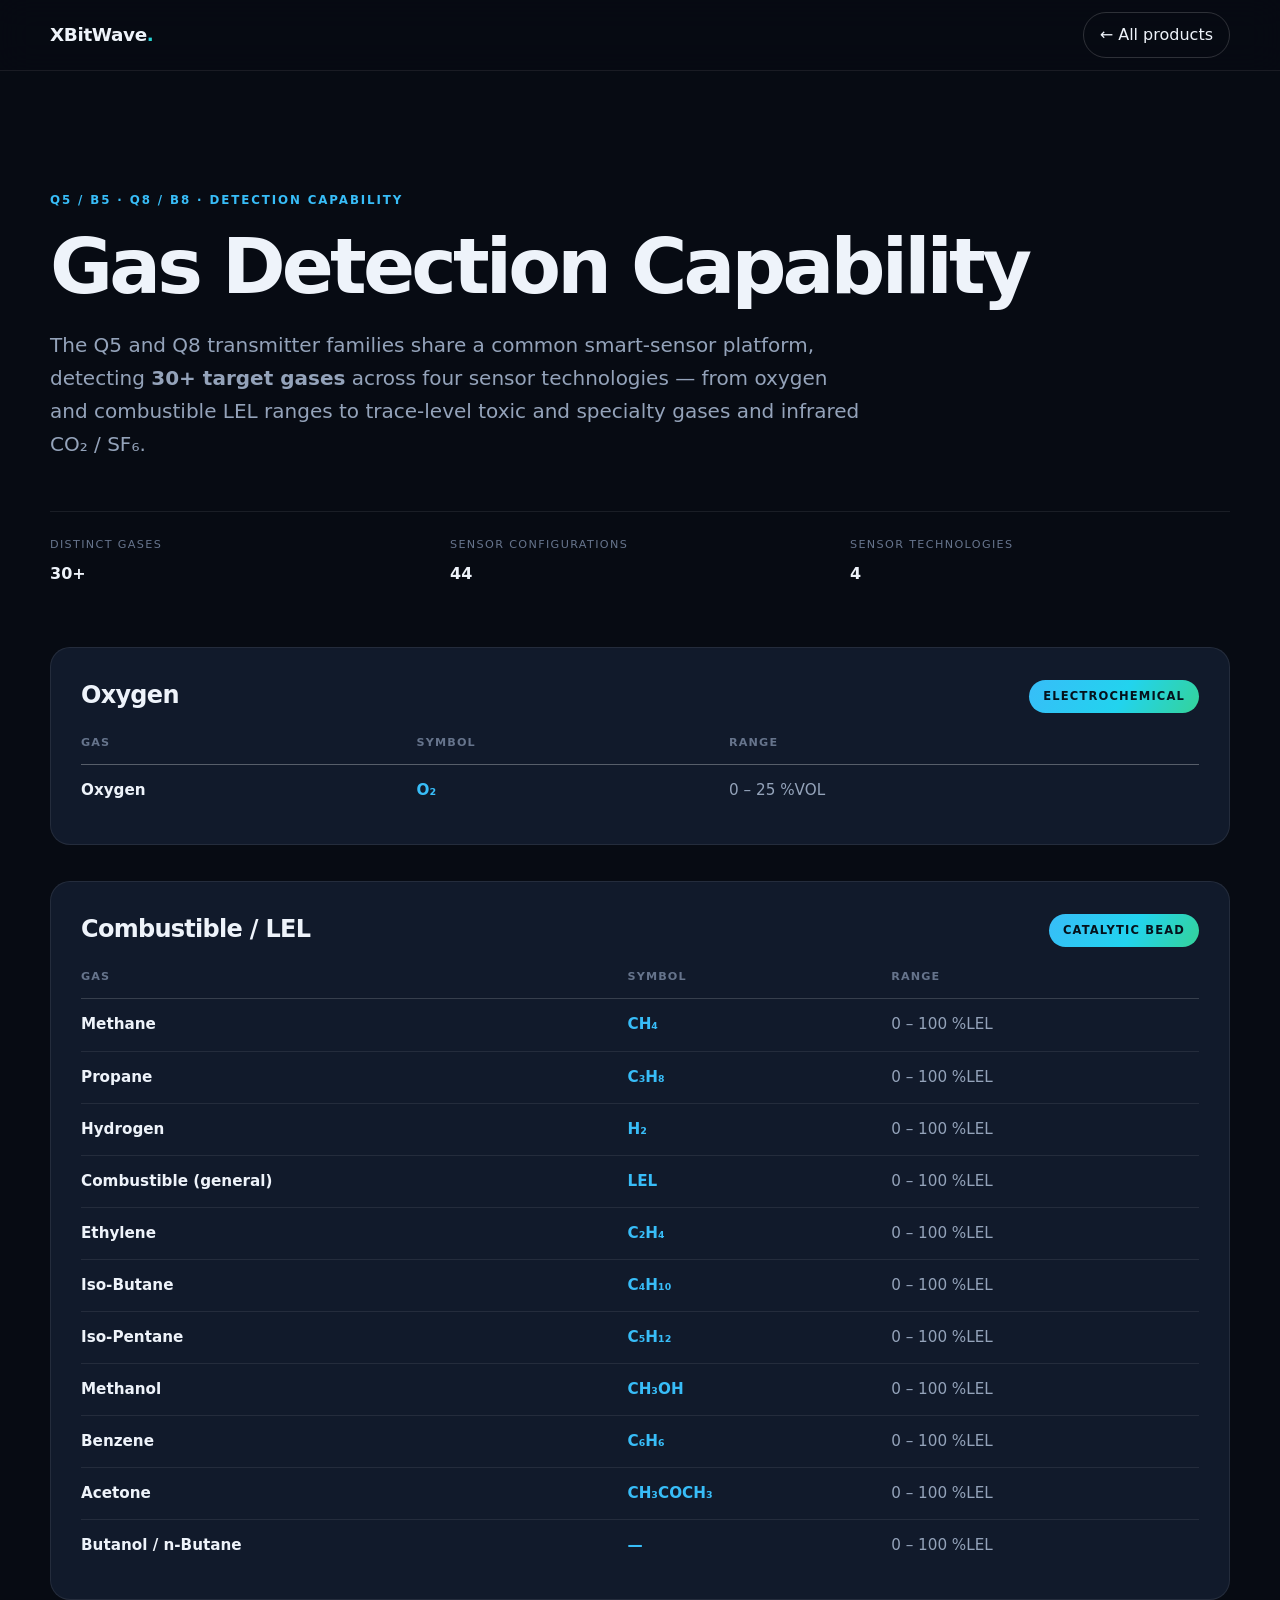
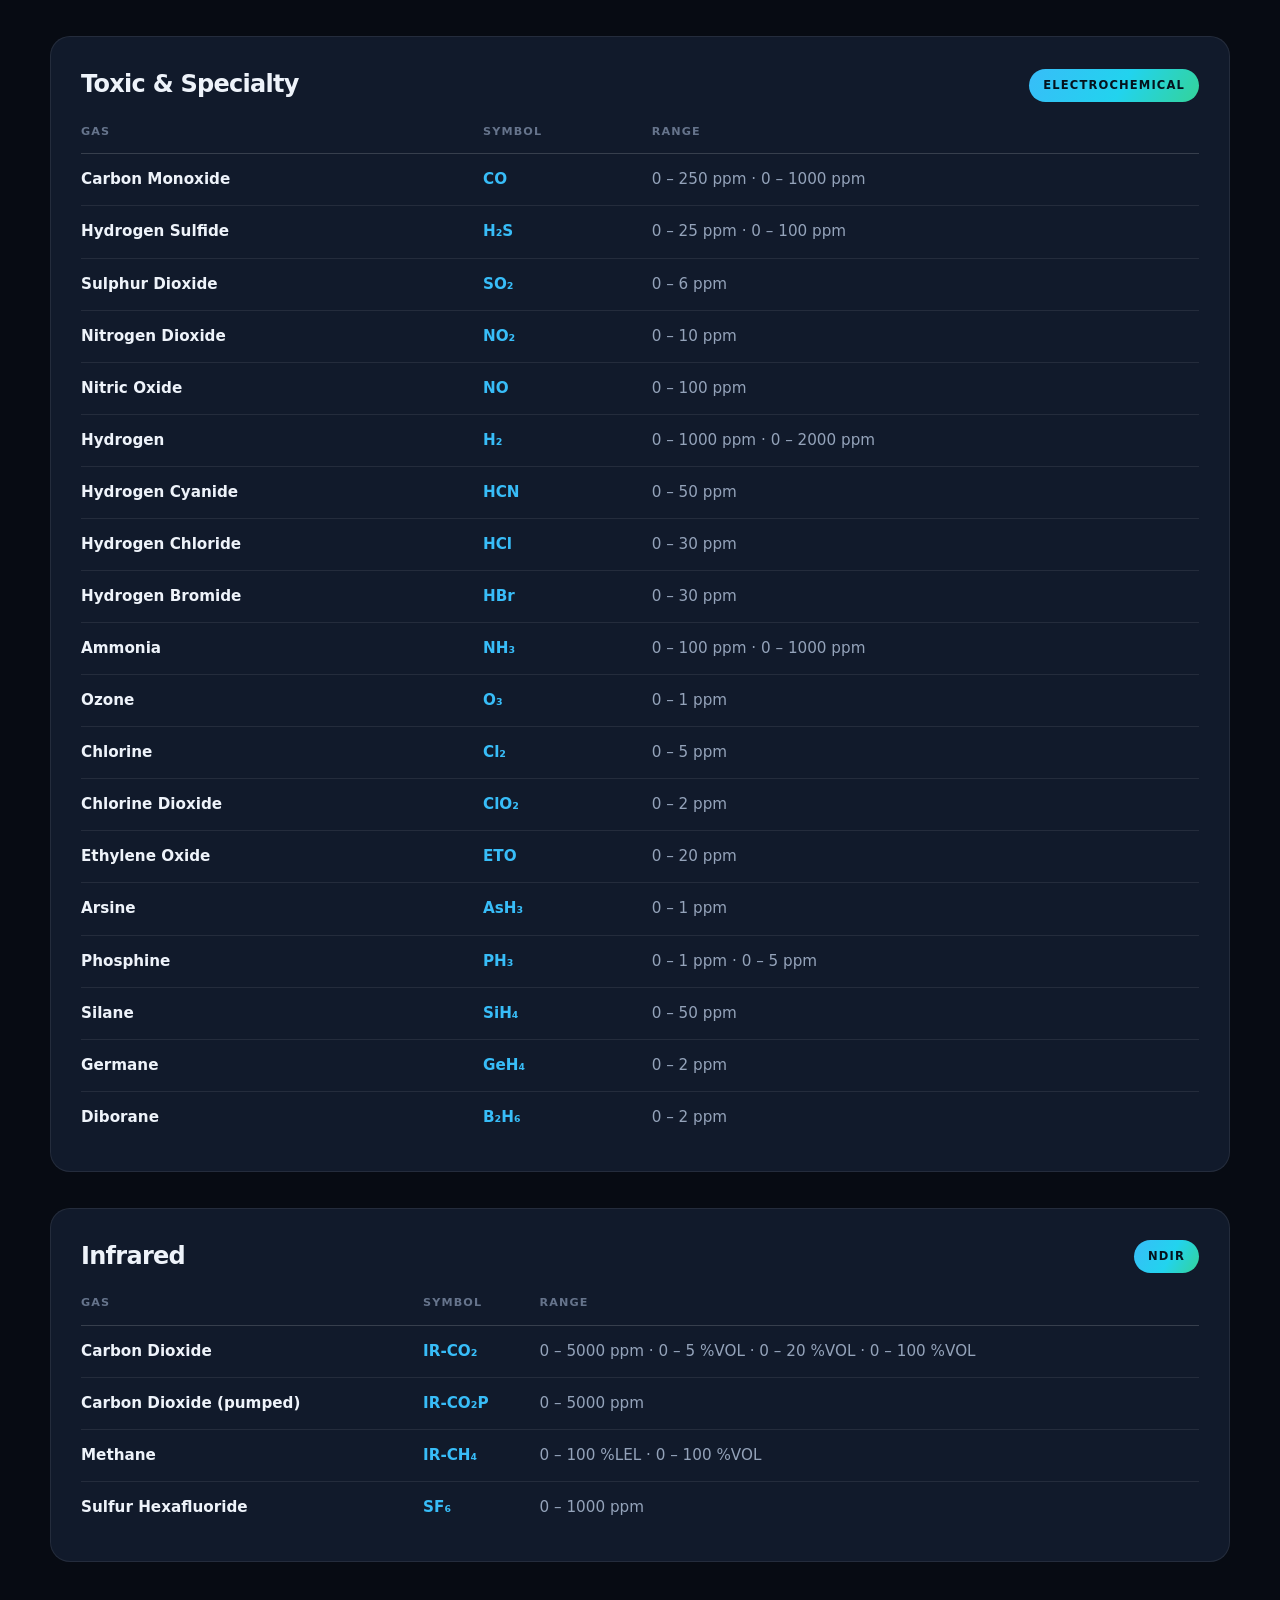
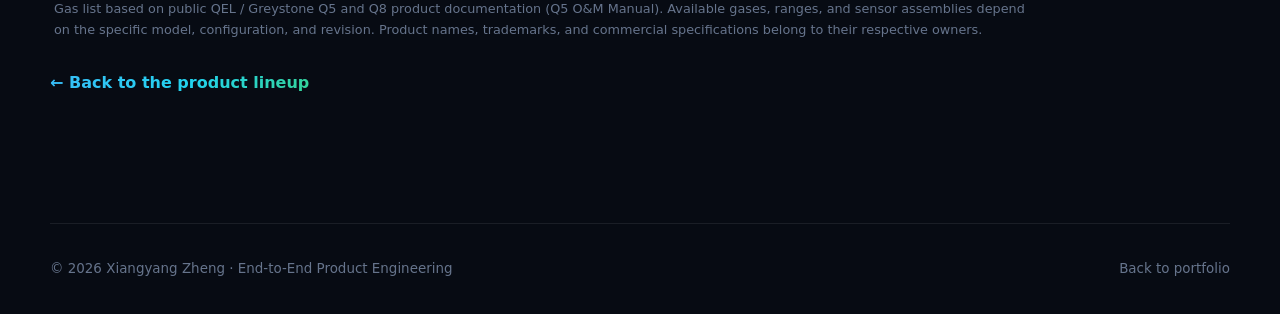
<file: gas-detection.html>
<!DOCTYPE html>
<html lang="en">
<head>
<meta charset="utf-8"/>
<meta content="width=device-width, initial-scale=1" name="viewport"/>
<meta content="Q5 / B5 and Q8 / B8 gas detection capability — 30+ target gases across electrochemical, catalytic-bead, PID, and infrared (NDIR) sensor technologies." name="description"/>
<title>Gas Detection Capability — Q5 / Q8 | XBitWave</title>
<link href="styles.css" rel="stylesheet"/>
<script defer="" src="script.js"></script>
</head>
<body>
<header class="site-header">
<div class="shell">
<a class="brand" href="index.html">XBitWave<span>.</span></a>
<a class="nav-btn" href="index.html#products">← All products</a>
</div>
</header>
<main>
<section class="case-hero shell">
<p class="eyebrow">Q5 / B5 · Q8 / B8 · Detection capability</p>
<h1>Gas Detection Capability</h1>
<p>The Q5 and Q8 transmitter families share a common smart-sensor platform, detecting <strong>30+ target gases</strong> across four sensor technologies — from oxygen and combustible LEL ranges to trace-level toxic and specialty gases and infrared CO₂ / SF₆.</p>
<div class="case-meta">
<div><span>Distinct gases</span><strong>30+</strong></div>
<div><span>Sensor configurations</span><strong>44</strong></div>
<div><span>Sensor technologies</span><strong>4</strong></div>
</div>
</section>

<section class="case-content-full shell">

<div class="gas-cat reveal">
<div class="gas-cat-head"><h2>Oxygen</h2><span class="gas-tech">Electrochemical</span></div>
<table class="gas-table"><thead><tr><th>Gas</th><th>Symbol</th><th>Range</th></tr></thead><tbody>
<tr><td>Oxygen</td><td>O₂</td><td>0 – 25 %VOL</td></tr>
</tbody></table>
</div>

<div class="gas-cat reveal">
<div class="gas-cat-head"><h2>Combustible / LEL</h2><span class="gas-tech">Catalytic Bead</span></div>
<table class="gas-table"><thead><tr><th>Gas</th><th>Symbol</th><th>Range</th></tr></thead><tbody>
<tr><td>Methane</td><td>CH₄</td><td>0 – 100 %LEL</td></tr>
<tr><td>Propane</td><td>C₃H₈</td><td>0 – 100 %LEL</td></tr>
<tr><td>Hydrogen</td><td>H₂</td><td>0 – 100 %LEL</td></tr>
<tr><td>Combustible (general)</td><td>LEL</td><td>0 – 100 %LEL</td></tr>
<tr><td>Ethylene</td><td>C₂H₄</td><td>0 – 100 %LEL</td></tr>
<tr><td>Iso-Butane</td><td>C₄H₁₀</td><td>0 – 100 %LEL</td></tr>
<tr><td>Iso-Pentane</td><td>C₅H₁₂</td><td>0 – 100 %LEL</td></tr>
<tr><td>Methanol</td><td>CH₃OH</td><td>0 – 100 %LEL</td></tr>
<tr><td>Benzene</td><td>C₆H₆</td><td>0 – 100 %LEL</td></tr>
<tr><td>Acetone</td><td>CH₃COCH₃</td><td>0 – 100 %LEL</td></tr>
<tr><td>Butanol / n-Butane</td><td>—</td><td>0 – 100 %LEL</td></tr>
</tbody></table>
</div>

<div class="gas-cat reveal">
<div class="gas-cat-head"><h2>Toxic &amp; Specialty</h2><span class="gas-tech">Electrochemical</span></div>
<table class="gas-table"><thead><tr><th>Gas</th><th>Symbol</th><th>Range</th></tr></thead><tbody>
<tr><td>Carbon Monoxide</td><td>CO</td><td>0 – 250 ppm · 0 – 1000 ppm</td></tr>
<tr><td>Hydrogen Sulfide</td><td>H₂S</td><td>0 – 25 ppm · 0 – 100 ppm</td></tr>
<tr><td>Sulphur Dioxide</td><td>SO₂</td><td>0 – 6 ppm</td></tr>
<tr><td>Nitrogen Dioxide</td><td>NO₂</td><td>0 – 10 ppm</td></tr>
<tr><td>Nitric Oxide</td><td>NO</td><td>0 – 100 ppm</td></tr>
<tr><td>Hydrogen</td><td>H₂</td><td>0 – 1000 ppm · 0 – 2000 ppm</td></tr>
<tr><td>Hydrogen Cyanide</td><td>HCN</td><td>0 – 50 ppm</td></tr>
<tr><td>Hydrogen Chloride</td><td>HCl</td><td>0 – 30 ppm</td></tr>
<tr><td>Hydrogen Bromide</td><td>HBr</td><td>0 – 30 ppm</td></tr>
<tr><td>Ammonia</td><td>NH₃</td><td>0 – 100 ppm · 0 – 1000 ppm</td></tr>
<tr><td>Ozone</td><td>O₃</td><td>0 – 1 ppm</td></tr>
<tr><td>Chlorine</td><td>Cl₂</td><td>0 – 5 ppm</td></tr>
<tr><td>Chlorine Dioxide</td><td>ClO₂</td><td>0 – 2 ppm</td></tr>
<tr><td>Ethylene Oxide</td><td>ETO</td><td>0 – 20 ppm</td></tr>
<tr><td>Arsine</td><td>AsH₃</td><td>0 – 1 ppm</td></tr>
<tr><td>Phosphine</td><td>PH₃</td><td>0 – 1 ppm · 0 – 5 ppm</td></tr>
<tr><td>Silane</td><td>SiH₄</td><td>0 – 50 ppm</td></tr>
<tr><td>Germane</td><td>GeH₄</td><td>0 – 2 ppm</td></tr>
<tr><td>Diborane</td><td>B₂H₆</td><td>0 – 2 ppm</td></tr>
</tbody></table>
</div>

<div class="gas-cat reveal">
<div class="gas-cat-head"><h2>Infrared</h2><span class="gas-tech">NDIR</span></div>
<table class="gas-table"><thead><tr><th>Gas</th><th>Symbol</th><th>Range</th></tr></thead><tbody>
<tr><td>Carbon Dioxide</td><td>IR-CO₂</td><td>0 – 5000 ppm · 0 – 5 %VOL · 0 – 20 %VOL · 0 – 100 %VOL</td></tr>
<tr><td>Carbon Dioxide (pumped)</td><td>IR-CO₂P</td><td>0 – 5000 ppm</td></tr>
<tr><td>Methane</td><td>IR-CH₄</td><td>0 – 100 %LEL · 0 – 100 %VOL</td></tr>
<tr><td>Sulfur Hexafluoride</td><td>SF₆</td><td>0 – 1000 ppm</td></tr>
</tbody></table>
</div>

<p class="cert-note">Gas list based on public QEL / Greystone Q5 and Q8 product documentation (Q5 O&amp;M Manual). Available gases, ranges, and sensor assemblies depend on the specific model, configuration, and revision. Product names, trademarks, and commercial specifications belong to their respective owners.</p>
<p class="gas-back"><a class="text-link" href="index.html#products">← Back to the product lineup</a></p>
</section>
</main>
<footer class="site-footer shell"><span>© <span id="year"></span> Xiangyang Zheng · End-to-End Product Engineering</span><a href="index.html">Back to portfolio</a></footer>
</body>
</html>
</file>
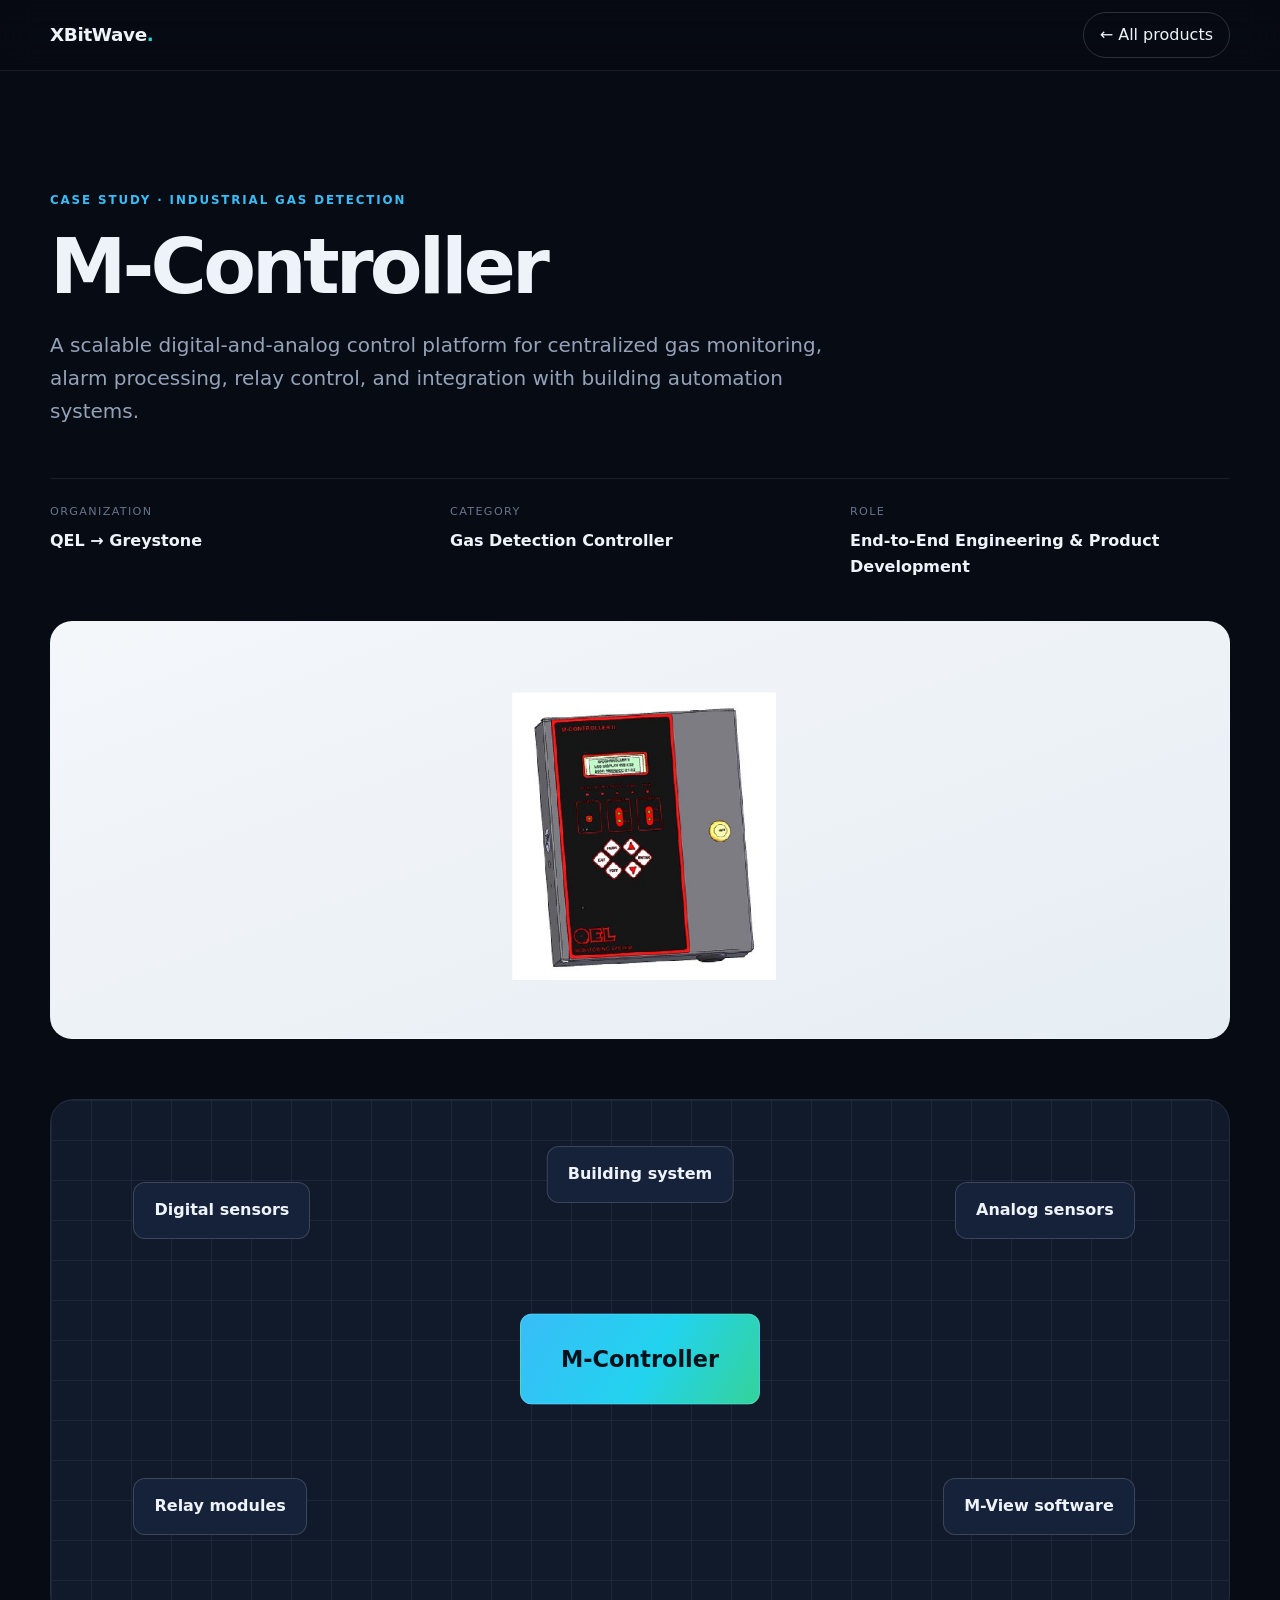
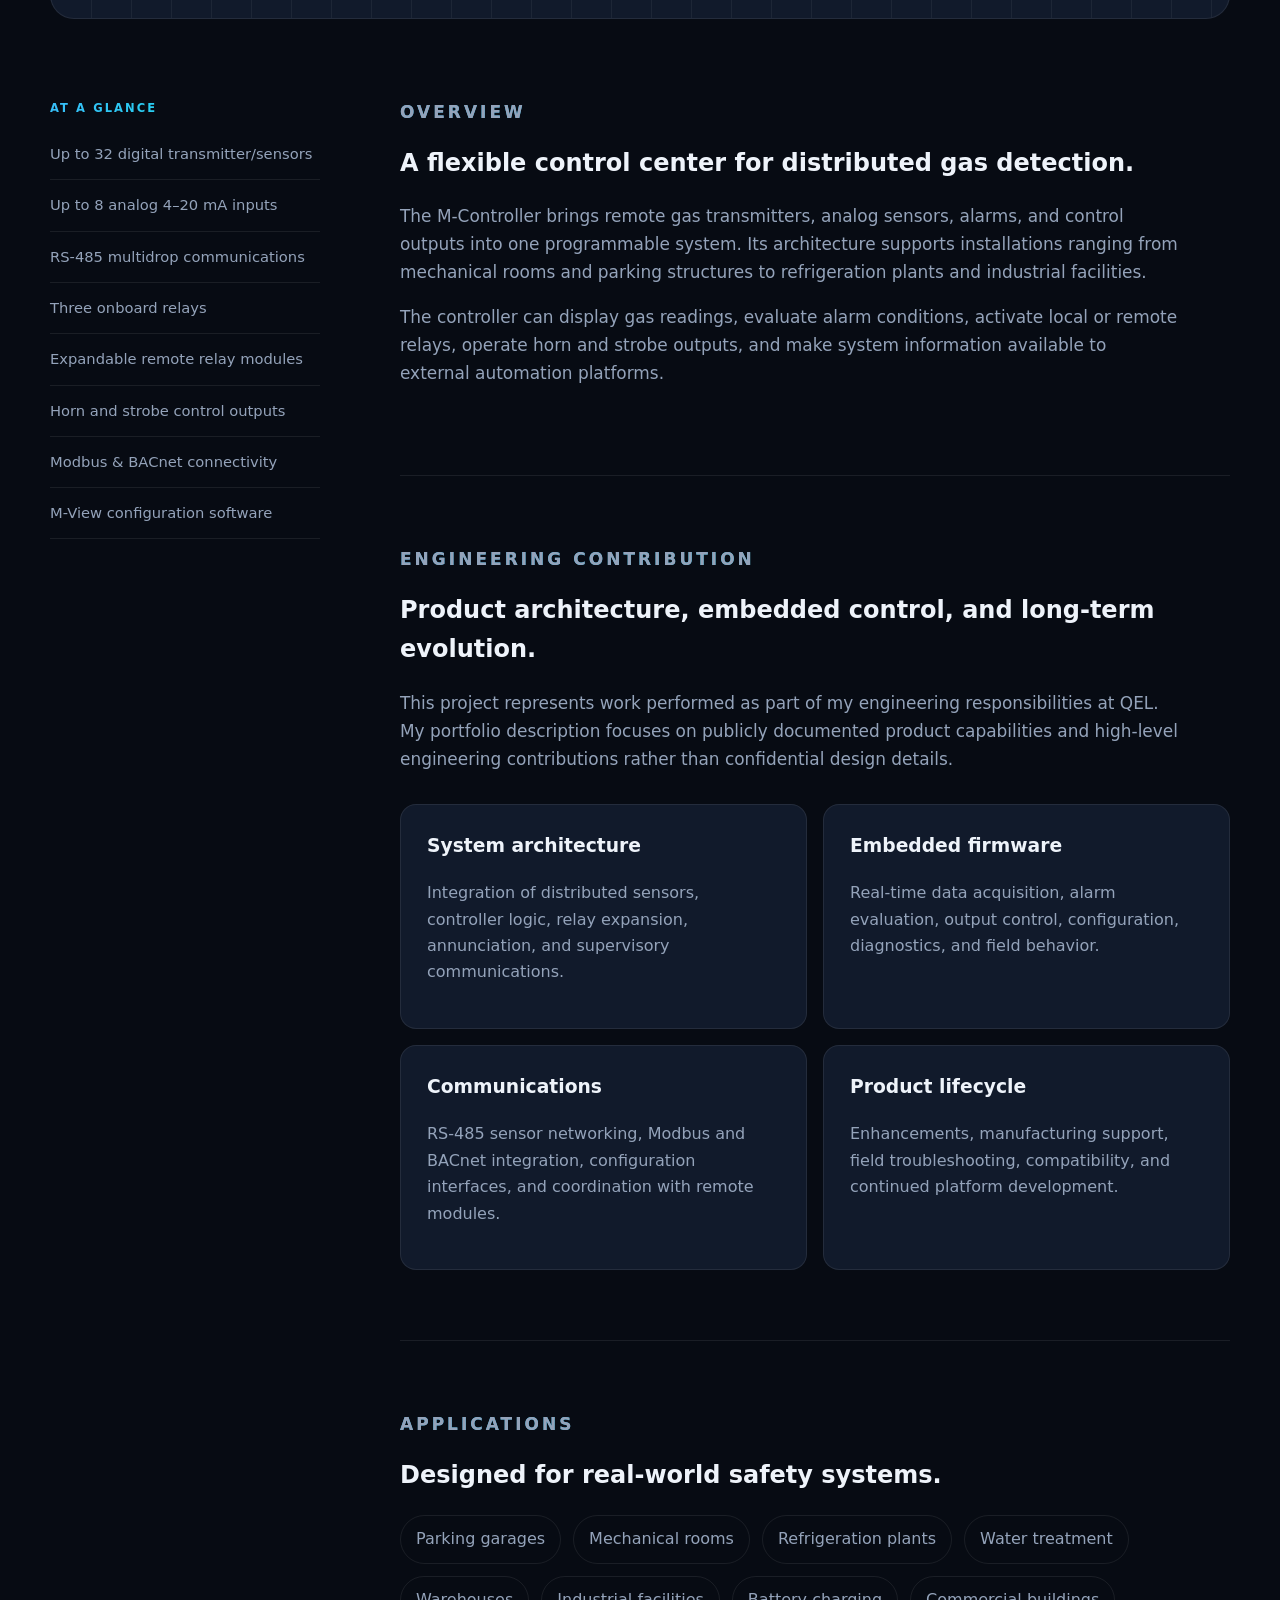
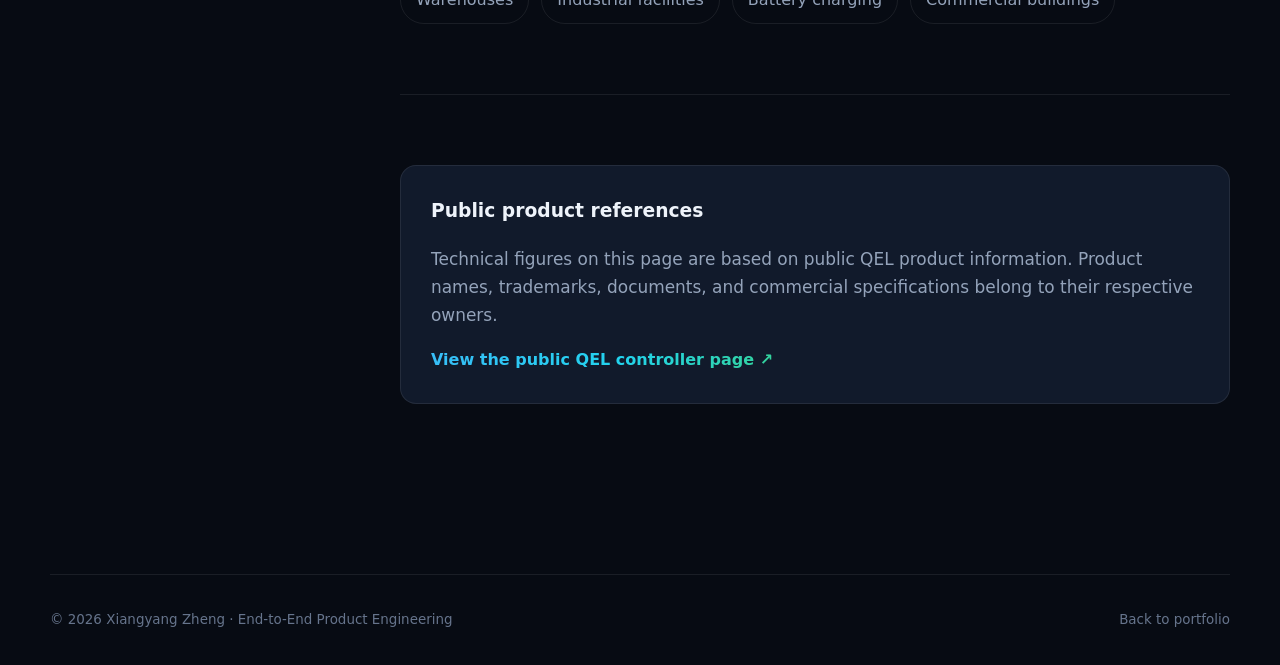
<file: m-controller.html>
<!DOCTYPE html>
<html lang="en">
<head>
<meta charset="utf-8"/>
<meta content="width=device-width, initial-scale=1" name="viewport"/>
<meta content="M-Controller product case study by Xiangyang Zheng — a scalable digital-and-analog gas detection control platform." name="description"/>
<title>M-Controller | XBitWave — Xiangyang Zheng</title>
<link href="styles.css" rel="stylesheet"/>
<script defer="" src="script.js"></script>
</head>
<body>
<header class="site-header">
<div class="shell">
<a class="brand" href="index.html">XBitWave<span>.</span></a>
<a class="nav-btn" href="index.html#products">← All products</a>
</div>
</header>
<main>
<section class="case-hero shell">
<p class="eyebrow">Case study · Industrial gas detection</p>
<h1>M-Controller</h1>
<p>A scalable digital-and-analog control platform for centralized gas monitoring, alarm processing, relay control, and integration with building automation systems.</p>
<div class="case-meta">
<div><span>Organization</span><strong>QEL → Greystone</strong></div>
<div><span>Category</span><strong>Gas Detection Controller</strong></div>
<div><span>Role</span><strong>End-to-End Engineering &amp; Product Development</strong></div>
</div>
<div class="project-product-photo"><img alt="Greystone-branded M-Controller product" loading="lazy" src="images/m-controller-greystone.png"/></div></section>
<section class="case-banner shell">
<div class="architecture-panel">
<div class="architecture-node central-node">M-Controller</div>
<div class="architecture-node node-a">Digital sensors</div>
<div class="architecture-node node-b">Analog sensors</div>
<div class="architecture-node node-c">Relay modules</div>
<div class="architecture-node node-d">M-View software</div>
<div class="architecture-node node-e">Building system</div>
</div>
</section>
<section class="case-content shell">
<aside class="case-sidebar">
<p class="kicker">At a glance</p>
<ul>
<li>Up to 32 digital transmitter/sensors</li>
<li>Up to 8 analog 4–20 mA inputs</li>
<li>RS-485 multidrop communications</li>
<li>Three onboard relays</li>
<li>Expandable remote relay modules</li>
<li>Horn and strobe control outputs</li>
<li>Modbus &amp; BACnet connectivity</li>
<li>M-View configuration software</li>
</ul>
</aside>
<div class="case-main">
<section>
<p class="kicker">Overview</p>
<h2>A flexible control center for distributed gas detection.</h2>
<p>The M-Controller brings remote gas transmitters, analog sensors, alarms, and control outputs into one programmable system. Its architecture supports installations ranging from mechanical rooms and parking structures to refrigeration plants and industrial facilities.</p>
<p>The controller can display gas readings, evaluate alarm conditions, activate local or remote relays, operate horn and strobe outputs, and make system information available to external automation platforms.</p>
</section>
<section>
<p class="kicker">Engineering contribution</p>
<h2>Product architecture, embedded control, and long-term evolution.</h2>
<p>This project represents work performed as part of my engineering responsibilities at QEL. My portfolio description focuses on publicly documented product capabilities and high-level engineering contributions rather than confidential design details.</p>
<div class="contribution-grid">
<div><h3>System architecture</h3><p>Integration of distributed sensors, controller logic, relay expansion, annunciation, and supervisory communications.</p></div>
<div><h3>Embedded firmware</h3><p>Real-time data acquisition, alarm evaluation, output control, configuration, diagnostics, and field behavior.</p></div>
<div><h3>Communications</h3><p>RS-485 sensor networking, Modbus and BACnet integration, configuration interfaces, and coordination with remote modules.</p></div>
<div><h3>Product lifecycle</h3><p>Enhancements, manufacturing support, field troubleshooting, compatibility, and continued platform development.</p></div>
</div>
</section>
<section>
<p class="kicker">Applications</p>
<h2>Designed for real-world safety systems.</h2>
<div class="tag-list">
<span>Parking garages</span><span>Mechanical rooms</span><span>Refrigeration plants</span><span>Water treatment</span><span>Warehouses</span><span>Industrial facilities</span><span>Battery charging</span><span>Commercial buildings</span>
</div>
</section>
<section class="source-note">
<h3>Public product references</h3>
<p>Technical figures on this page are based on public QEL product information. Product names, trademarks, documents, and commercial specifications belong to their respective owners.</p>
<a class="text-link" href="https://www.qelsafety.com/products/controllers/" rel="noopener" target="_blank">View the public QEL controller page ↗</a>
</section>
</div>
</section>
</main>
<footer class="site-footer shell"><span>© <span id="year"></span> Xiangyang Zheng · End-to-End Product Engineering</span><a href="index.html">Back to portfolio</a></footer>
</body>
</html>
</file>
<file: styles.css>
/* ===== Xiangyang Zheng — Product Engineering Portfolio (dark) ===== */
:root{
  --bg:#070b13;--bg-soft:#0b111d;--panel:#111a2b;--panel-2:#16223a;
  --ink:#eef3fa;--muted:#94a3ba;--faint:#66748c;
  --line:rgba(255,255,255,.08);--line-strong:rgba(255,255,255,.16);
  --accent:#38bdf8;--accent-2:#22d3ee;--accent-3:#34d399;
  --grad:linear-gradient(120deg,#38bdf8,#22d3ee 55%,#34d399);
  --tile:linear-gradient(160deg,#f4f7fa,#e6edf3);
  --radius:20px;--shadow:0 30px 80px rgba(0,0,0,.45);
  --maxw:1180px;
}
*{box-sizing:border-box}
html{scroll-behavior:smooth}
body{margin:0;background:var(--bg);color:var(--ink);
  font-family:Inter,ui-sans-serif,system-ui,-apple-system,BlinkMacSystemFont,"Segoe UI",sans-serif;
  line-height:1.65;-webkit-font-smoothing:antialiased;overflow-x:hidden}
a{color:inherit;text-decoration:none}
h1,h2,h3,h4,p{margin-top:0}
img{max-width:100%}
.shell{width:min(var(--maxw),calc(100% - 44px));margin-inline:auto}
.kicker{text-transform:uppercase;letter-spacing:.18em;font-size:.72rem;font-weight:800;
  background:var(--grad);-webkit-background-clip:text;background-clip:text;color:transparent}
.section{padding:110px 0}
.section-head{max-width:720px;margin-bottom:52px}
.section-head h2{font-size:clamp(2rem,4vw,3.3rem);line-height:1.05;letter-spacing:-.04em;margin:14px 0 0}
.section-head p{color:var(--muted);font-size:1.08rem;margin:16px 0 0}
.eyebrow{text-transform:uppercase;letter-spacing:.16em;font-size:.74rem;font-weight:800;color:var(--accent)}

/* ---------- Header ---------- */
.site-header{position:sticky;top:0;z-index:50;width:100%;
  background:rgba(7,11,19,.72);backdrop-filter:blur(16px);border-bottom:1px solid var(--line)}
.site-header .shell{display:flex;align-items:center;justify-content:space-between;height:70px}
.brand{font-size:1.15rem;font-weight:800;letter-spacing:-.02em;white-space:nowrap}
.brand span{background:var(--grad);-webkit-background-clip:text;background-clip:text;color:transparent}
.main-nav{display:flex;gap:26px;align-items:center}
.main-nav a{font-size:.9rem;color:var(--muted);position:relative;padding:6px 0}
.main-nav a:hover{color:var(--ink)}
.main-nav a:after{content:"";position:absolute;left:0;bottom:0;height:2px;width:0;background:var(--grad);transition:width .25s}
.main-nav a:hover:after{width:100%}
.nav-btn{padding:9px 16px!important;border:1px solid var(--line-strong);border-radius:999px;color:var(--ink)!important}
.nav-btn:after{display:none}
.nav-btn:hover{border-color:var(--accent);background:rgba(56,189,248,.1)}
.menu-button{display:none;background:none;border:1px solid var(--line-strong);color:var(--ink);
  border-radius:10px;padding:8px 12px;font:inherit;font-size:.85rem}

/* ---------- Buttons ---------- */
.btn{display:inline-flex;align-items:center;gap:8px;padding:14px 24px;border-radius:999px;font-weight:700;font-size:.95rem;
  transition:transform .2s,box-shadow .2s,background .2s,border-color .2s}
.btn-primary{background:var(--grad);color:#05121c;box-shadow:0 14px 34px rgba(34,211,238,.28)}
.btn-primary:hover{transform:translateY(-2px);box-shadow:0 20px 44px rgba(34,211,238,.4)}
.btn-ghost{border:1px solid var(--line-strong);color:var(--ink)}
.btn-ghost:hover{border-color:var(--accent);background:rgba(56,189,248,.08);transform:translateY(-2px)}

/* ---------- Hero ---------- */
.hero{position:relative;min-height:92vh;display:flex;align-items:center;overflow:hidden;text-align:center;padding:120px 0 90px}
.hero-bg{position:absolute;inset:0;z-index:0;
  background:
   radial-gradient(60% 55% at 50% 6%,rgba(56,189,248,.22),transparent 60%),
   radial-gradient(45% 40% at 82% 78%,rgba(52,211,153,.16),transparent 60%),
   radial-gradient(45% 40% at 15% 82%,rgba(34,211,238,.14),transparent 60%),
   var(--bg)}
.hero-bg:before{content:"";position:absolute;inset:0;opacity:.5;
  background-image:linear-gradient(rgba(255,255,255,.035) 1px,transparent 1px),linear-gradient(90deg,rgba(255,255,255,.035) 1px,transparent 1px);
  background-size:56px 56px;
  -webkit-mask-image:radial-gradient(70% 60% at 50% 40%,#000,transparent 78%);mask-image:radial-gradient(70% 60% at 50% 40%,#000,transparent 78%)}
.hero-inner{position:relative;z-index:1;max-width:940px;margin-inline:auto}
.hero-eyebrow{display:inline-block;border:1px solid var(--line-strong);border-radius:999px;padding:8px 18px;
  font-size:.76rem;letter-spacing:.14em;text-transform:uppercase;color:var(--muted);font-weight:700;margin-bottom:30px;background:rgba(255,255,255,.02)}
.hero h1{font-size:clamp(3rem,8vw,6.6rem);line-height:.98;letter-spacing:-.05em;margin:0}
.hero h1 .grad{background:var(--grad);-webkit-background-clip:text;background-clip:text;color:transparent}
.hero-sub{font-size:clamp(1.4rem,3vw,2.1rem);font-weight:600;color:var(--ink);margin:22px 0 0;letter-spacing:-.02em}
.hero-tags{color:var(--muted);font-size:1.02rem;margin:22px auto 0;max-width:640px;letter-spacing:.01em}
.hero-cta{display:flex;gap:14px;justify-content:center;flex-wrap:wrap;margin-top:40px}
.scroll-cue{position:absolute;left:50%;bottom:26px;transform:translateX(-50%);z-index:1;color:var(--faint);font-size:.72rem;letter-spacing:.2em;text-transform:uppercase}

/* ---------- Stat band ---------- */
.stats{border-top:1px solid var(--line);border-bottom:1px solid var(--line);background:var(--bg-soft)}
.stats .shell{display:grid;grid-template-columns:repeat(6,1fr)}
.stat{padding:40px 20px;text-align:center;border-left:1px solid var(--line)}
.stat:first-child{border-left:0}
.stat b{display:block;font-size:clamp(1.7rem,2.6vw,2.5rem);letter-spacing:-.03em;line-height:1;
  background:var(--grad);-webkit-background-clip:text;background-clip:text;color:transparent}
.stat span{display:block;margin-top:10px;color:var(--muted);font-size:.82rem;text-transform:uppercase;letter-spacing:.08em}

/* ---------- What I designed ---------- */
.designed{background:
  radial-gradient(50% 60% at 100% 0,rgba(56,189,248,.1),transparent 60%),var(--bg)}
.designed-wrap{display:grid;grid-template-columns:.9fr 1.1fr;gap:60px;align-items:start}
.designed-copy h2{font-size:clamp(2rem,4vw,3.2rem);line-height:1.04;letter-spacing:-.04em;margin:14px 0 20px}
.designed-copy p{color:var(--muted);font-size:1.08rem}
.designed-copy .badge{display:inline-block;margin-top:18px;padding:8px 16px;border-radius:999px;
  border:1px solid rgba(52,211,153,.4);color:var(--accent-3);font-weight:700;font-size:.82rem;background:rgba(52,211,153,.08)}
.designed-grid{display:grid;grid-template-columns:1fr 1fr;gap:12px}
.designed-grid div{display:flex;align-items:center;gap:12px;background:var(--panel);border:1px solid var(--line);
  border-radius:12px;padding:15px 16px;font-weight:600;font-size:.95rem;transition:border-color .2s,transform .2s}
.designed-grid div:hover{border-color:var(--line-strong);transform:translateY(-2px)}
.designed-grid .ck{flex:none;width:22px;height:22px;border-radius:50%;background:var(--grad);color:#05121c;
  display:flex;align-items:center;justify-content:center;font-size:.8rem;font-weight:900}

/* ---------- Capabilities ---------- */
.cap-grid{display:grid;grid-template-columns:repeat(3,1fr);gap:20px}
.cap-card{background:var(--panel);border:1px solid var(--line);border-radius:var(--radius);padding:30px;
  transition:transform .25s,border-color .25s,box-shadow .25s}
.cap-card:hover{transform:translateY(-4px);border-color:var(--line-strong);box-shadow:var(--shadow)}
.cap-ic{width:46px;height:46px;border-radius:12px;display:flex;align-items:center;justify-content:center;margin-bottom:18px;
  background:rgba(56,189,248,.12);color:var(--accent)}
.cap-ic svg{width:26px;height:26px}
.cap-card h3{font-size:1.25rem;letter-spacing:-.02em;margin:0 0 16px}
.chips{display:flex;flex-wrap:wrap;gap:8px}
.chips span{font-size:.82rem;border:1px solid var(--line);border-radius:999px;padding:7px 12px;color:var(--muted);
  background:rgba(255,255,255,.02)}
.cap-card:hover .chips span{border-color:var(--line-strong)}

/* ---------- Process timeline ---------- */
.process{background:var(--bg-soft);border-top:1px solid var(--line);border-bottom:1px solid var(--line)}
.process-track{display:grid;grid-auto-flow:column;grid-auto-columns:minmax(150px,1fr);gap:0;overflow-x:auto;padding-bottom:8px}
.pstep{position:relative;padding:0 14px}
.pstep .dot{width:16px;height:16px;border-radius:50%;background:var(--grad);position:relative;z-index:2;box-shadow:0 0 0 6px rgba(56,189,248,.12)}
.pstep .bar{position:absolute;top:8px;left:0;right:0;height:2px;background:linear-gradient(90deg,var(--accent),var(--accent-3));opacity:.35;z-index:1}
.pstep:first-child .bar{left:50%}
.pstep:last-child .bar{right:50%}
.pstep b{display:block;margin-top:20px;font-size:.7rem;color:var(--faint);letter-spacing:.12em}
.pstep span{display:block;margin-top:6px;font-weight:700;font-size:.98rem;letter-spacing:-.01em}

/* ---------- Spotlights ---------- */
.spotlight{display:grid;grid-template-columns:1fr 1fr;gap:56px;align-items:center;padding:64px 0;border-top:1px solid var(--line)}
.spotlight:nth-child(even) .spot-media{order:2}
.spot-media{border-radius:24px;background:var(--tile);display:flex;align-items:center;justify-content:center;
  min-height:400px;padding:36px;border:1px solid var(--line);overflow:hidden}
.spot-media img{max-height:360px;object-fit:contain;transition:transform .4s}
.spotlight:hover .spot-media img{transform:scale(1.04)}
.spot-copy .eyebrow{margin-bottom:12px}
.spot-copy h3{font-size:clamp(2.2rem,4vw,3.4rem);letter-spacing:-.04em;line-height:1;margin:0 0 18px}
.spot-copy p{color:var(--muted);font-size:1.06rem;max-width:520px}
.spot-gas{margin:16px 0 0;color:var(--muted);font-size:.98rem;padding-left:14px;border-left:2px solid var(--accent)}
.spot-gas b{color:var(--ink);font-weight:700}
.spot-specs{display:flex;flex-wrap:wrap;gap:10px;margin:24px 0 30px}
.spot-specs span{border:1px solid var(--line-strong);border-radius:10px;padding:9px 14px;font-size:.86rem;font-weight:600;
  background:rgba(255,255,255,.02)}
.text-link{font-weight:800;background:var(--grad);-webkit-background-clip:text;background-clip:text;color:transparent}
.text-link:hover{opacity:.85}

/* ---------- Product grid ---------- */
.product-grid{display:grid;grid-template-columns:repeat(3,1fr);gap:20px}
.product-card{position:relative;display:flex;flex-direction:column;background:var(--panel);border:1px solid var(--line);
  border-radius:var(--radius);padding:26px;transition:transform .25s,border-color .25s,box-shadow .25s}
.product-card:hover{transform:translateY(-5px);border-color:var(--line-strong);box-shadow:var(--shadow)}
.product-card.featured-card{grid-column:span 2}
.product-code{position:absolute;right:22px;top:16px;font-size:3.2rem;font-weight:800;letter-spacing:-.06em;color:rgba(255,255,255,.05)}
.project-number{text-transform:uppercase;letter-spacing:.14em;font-size:.68rem;font-weight:800;color:var(--accent);margin:0}
.product-image-wrap{height:200px;margin:14px 0 18px;border-radius:16px;background:var(--tile);
  display:flex;align-items:center;justify-content:center;overflow:hidden}
.featured-card .product-image-wrap{height:240px}
.product-image-wrap img{width:100%;height:100%;object-fit:contain;padding:14px;transition:transform .35s}
.product-card:hover .product-image-wrap img{transform:scale(1.05)}
.product-card h3{font-size:1.7rem;letter-spacing:-.03em;margin:0 0 14px;line-height:1.05}
.product-card p:not(.project-number){color:var(--muted);font-size:.96rem}
.mini-tags{display:flex;flex-wrap:wrap;gap:8px;margin-top:auto;padding-top:20px}
.mini-tags span{font-size:.74rem;border:1px solid var(--line);border-radius:999px;padding:7px 11px;color:var(--muted)}
.cert-note{font-size:.8rem;color:var(--faint);margin:26px 4px 0;max-width:980px}

/* BACnet highlight */
.bacnet-highlight{margin-top:36px;background:linear-gradient(140deg,var(--panel-2),var(--panel));border:1px solid var(--line-strong);
  border-radius:var(--radius);padding:42px 46px;display:grid;grid-template-columns:1.4fr .8fr;gap:40px;align-items:center;position:relative;overflow:hidden}
.bacnet-highlight:before{content:"";position:absolute;right:-90px;top:-90px;width:320px;height:320px;border-radius:50%;
  background:radial-gradient(circle at 35% 35%,rgba(56,189,248,.4),transparent 62%)}
.bacnet-copy{position:relative;z-index:1}
.bacnet-copy h3{font-size:clamp(1.5rem,2.6vw,2.2rem);letter-spacing:-.03em;margin:12px 0 14px}
.bacnet-copy p{color:var(--muted);margin:0;font-size:1.01rem}
.bacnet-badges{position:relative;z-index:1;display:flex;flex-wrap:wrap;gap:10px}
.bacnet-badges span{border:1px solid var(--line-strong);border-radius:999px;padding:9px 15px;font-size:.82rem;font-weight:600}
.bacnet-badges .badge-primary{background:var(--grad);color:#05121c;border:0;font-weight:800}

/* ---------- Accessories ---------- */
.acc-lead{color:var(--muted);font-size:1.06rem;max-width:780px;margin:0 0 34px}
.acc-group{margin-top:32px}
.acc-group-title{font-size:.74rem;text-transform:uppercase;letter-spacing:.14em;color:var(--accent);font-weight:800;margin:0 0 16px}
.acc-grid{display:grid;grid-template-columns:repeat(3,1fr);gap:16px}
.acc-card{background:var(--panel);border:1px solid var(--line);border-radius:16px;padding:20px;
  transition:transform .25s,border-color .25s,box-shadow .25s}
.acc-card:hover{transform:translateY(-3px);border-color:var(--line-strong);box-shadow:var(--shadow)}
.acc-media{height:120px;border-radius:12px;background:var(--tile);display:flex;align-items:center;justify-content:center;
  margin-bottom:15px;overflow:hidden}
.acc-media img{max-width:100%;max-height:100%;object-fit:contain;padding:8px;transition:transform .3s}
.acc-card:hover .acc-media img{transform:scale(1.05)}
.acc-ic{display:flex;color:var(--accent)}
.acc-ic svg{width:42px;height:42px}
.acc-card strong{display:block;font-size:1.12rem;letter-spacing:-.02em;margin-bottom:8px}
.acc-card p{margin:0;color:var(--muted);font-size:.9rem}

/* ---------- Product timeline ---------- */
.ptl{background:var(--bg-soft);border-top:1px solid var(--line);border-bottom:1px solid var(--line)}
.ptl-list{position:relative;max-width:760px;margin:0 auto;padding-left:34px}
.ptl-list:before{content:"";position:absolute;left:7px;top:6px;bottom:6px;width:2px;background:linear-gradient(var(--accent),var(--accent-3))}
.ptl-item{position:relative;padding:0 0 34px}
.ptl-item:last-child{padding-bottom:0}
.ptl-item:before{content:"";position:absolute;left:-34px;top:4px;width:16px;height:16px;border-radius:50%;
  background:var(--bg-soft);border:3px solid var(--accent)}
.ptl-item .yr{font-size:.76rem;font-weight:800;letter-spacing:.1em;color:var(--accent);text-transform:uppercase}
.ptl-item .nm{font-size:1.3rem;font-weight:700;letter-spacing:-.02em;margin-top:4px}
.ptl-item .ds{color:var(--muted);font-size:.95rem;margin-top:4px}

/* ---------- Innovation ---------- */
.innov-grid{display:grid;grid-template-columns:repeat(auto-fill,minmax(220px,1fr));gap:14px}
.innov-grid div{background:var(--panel);border:1px solid var(--line);border-radius:14px;padding:22px;
  display:flex;align-items:center;gap:14px;font-weight:600;transition:transform .2s,border-color .2s}
.innov-grid div:hover{transform:translateY(-3px);border-color:var(--accent)}
.innov-grid i{flex:none;width:10px;height:10px;border-radius:50%;background:var(--grad)}

/* ---------- Software ---------- */
.sw-grid{display:grid;grid-template-columns:1fr 1fr;gap:22px}
.sw-card{background:var(--panel);border:1px solid var(--line);border-radius:var(--radius);padding:34px;transition:border-color .25s,transform .25s}
.sw-card:hover{border-color:var(--line-strong);transform:translateY(-3px)}
.sw-card h3{font-size:1.6rem;letter-spacing:-.03em;margin:6px 0 12px}
.sw-card p,.sw-card li{color:var(--muted)}
.sw-card ul{padding-left:18px;margin:12px 0 0}
.sw-card li{margin:6px 0}
.sw-shots{display:flex;gap:12px;margin:20px 0 6px}
.sw-shots img{border-radius:12px;border:1px solid var(--line-strong);background:#0b1220;
  box-shadow:0 12px 30px rgba(0,0,0,.35);transition:transform .25s,box-shadow .25s}
.sw-shots img:hover{transform:translateY(-4px);box-shadow:0 18px 40px rgba(0,0,0,.5)}
.sw-shots--win,.sw-shots--strip{flex-direction:column}
.sw-shots--win img{width:100%}
.sw-shots--strip{align-items:center}
.sw-shots--strip img{width:100%;max-width:480px}

/* ---------- About ---------- */
.about{background:radial-gradient(50% 70% at 0 100%,rgba(52,211,153,.08),transparent 60%),var(--bg)}
.about-wrap{display:grid;grid-template-columns:.8fr 1.2fr;gap:60px;align-items:start}
.about-wrap h2{font-size:clamp(2rem,4vw,3.2rem);letter-spacing:-.04em;line-height:1.04;margin:14px 0 0}
.about-body p{color:var(--muted);font-size:1.12rem;margin:0 0 20px}
.about-body p strong{color:var(--ink)}
.about-body .lead{color:var(--ink);font-size:1.3rem;font-weight:500;line-height:1.5}
.about-intro h2{font-size:clamp(1.9rem,3.4vw,2.7rem)}
.portrait{width:100%;max-width:320px;aspect-ratio:1/1;border-radius:22px;overflow:hidden;margin-bottom:26px;
  border:1px solid var(--line-strong);box-shadow:var(--shadow);position:relative}
.portrait:after{content:"";position:absolute;inset:0;border-radius:22px;pointer-events:none;
  box-shadow:inset 0 0 0 1px rgba(255,255,255,.06)}
.portrait img{width:100%;height:100%;object-fit:cover;object-position:center 22%}
.about-role{margin:8px 0 0;font-weight:600;color:var(--muted);
  background:var(--grad);-webkit-background-clip:text;background-clip:text;color:transparent}

/* ---------- Contact ---------- */
.contact{text-align:center;background:linear-gradient(180deg,var(--bg),var(--bg-soft))}
.contact h2{font-size:clamp(2.2rem,5vw,4rem);letter-spacing:-.04em;line-height:1.05;max-width:900px;margin:16px auto 0}
.contact p{color:var(--muted);font-size:1.1rem;margin:20px auto 0;max-width:640px}
.contact-email{display:inline-block;margin-top:30px;font-size:clamp(1.3rem,3vw,1.9rem);font-weight:700;
  background:var(--grad);-webkit-background-clip:text;background-clip:text;color:transparent}
.contact-email:hover{opacity:.85}

/* ---------- Footer ---------- */
.site-footer{border-top:1px solid var(--line);padding:34px 0;display:flex;justify-content:space-between;gap:12px;
  color:var(--faint);font-size:.84rem;flex-wrap:wrap}

/* ---------- Reveal ---------- */
.reveal{opacity:0;transform:translateY(26px);transition:.7s cubic-bezier(.2,.7,.2,1)}
.reveal.visible{opacity:1;transform:none}

/* ---------- Case study (m-controller.html) ---------- */
.case-hero{padding:120px 0 60px}
.case-hero h1{font-size:clamp(2.6rem,6vw,5rem);letter-spacing:-.05em;line-height:1;margin:18px 0 24px}
.case-hero>p:not(.eyebrow){max-width:820px;font-size:1.25rem;color:var(--muted)}
.case-meta{display:grid;grid-template-columns:repeat(3,1fr);gap:20px;margin-top:50px;border-top:1px solid var(--line);padding-top:24px}
.case-meta span{display:block;font-size:.7rem;text-transform:uppercase;letter-spacing:.12em;color:var(--faint)}
.case-meta strong{display:block;margin-top:6px}
.case-banner{padding-bottom:80px}
.architecture-panel{height:520px;border-radius:24px;background:var(--panel);position:relative;overflow:hidden;border:1px solid var(--line)}
.architecture-panel:before{content:"";position:absolute;inset:0;
  background-image:linear-gradient(rgba(255,255,255,.05) 1px,transparent 1px),linear-gradient(90deg,rgba(255,255,255,.05) 1px,transparent 1px);background-size:40px 40px}
.architecture-node{position:absolute;z-index:2;background:var(--panel-2);border:1px solid var(--line-strong);padding:14px 20px;border-radius:12px;font-weight:800}
.central-node{left:50%;top:50%;transform:translate(-50%,-50%);background:var(--grad);color:#05121c;padding:26px 40px;font-size:1.4rem}
.node-a{left:7%;top:16%}.node-b{right:8%;top:16%}.node-c{left:7%;bottom:16%}.node-d{right:8%;bottom:16%}.node-e{left:50%;top:9%;transform:translateX(-50%)}
.case-content{display:grid;grid-template-columns:270px 1fr;gap:80px;padding-bottom:100px}
.case-sidebar{position:sticky;top:100px;align-self:start}
.case-sidebar ul{padding:0;list-style:none;margin:0}
.case-sidebar li{padding:13px 0;border-bottom:1px solid var(--line);font-size:.92rem;color:var(--muted)}
.case-main>section{padding-bottom:70px;margin-bottom:70px;border-bottom:1px solid var(--line)}
.case-main>section>p:not(.eyebrow){font-size:1.06rem;color:var(--muted);max-width:780px}
.contribution-grid{display:grid;grid-template-columns:1fr 1fr;gap:16px;margin-top:30px}
.contribution-grid>div{background:var(--panel);border:1px solid var(--line);padding:26px;border-radius:16px}
.contribution-grid p{color:var(--muted)}
.tag-list{display:flex;flex-wrap:wrap;gap:12px}
.tag-list span{border:1px solid var(--line);border-radius:999px;padding:10px 15px;color:var(--muted)}
.source-note{background:var(--panel);padding:30px!important;border:1px solid var(--line)!important;border-radius:16px}
.project-nav{display:flex;gap:20px}
/* Gas detection capability page */
.case-content-full{padding-bottom:110px}
.gas-cat{margin-bottom:36px;background:var(--panel);border:1px solid var(--line);border-radius:var(--radius);padding:28px 30px;overflow-x:auto}
.gas-cat-head{display:flex;align-items:center;justify-content:space-between;gap:14px;margin-bottom:18px;flex-wrap:wrap}
.gas-cat-head h2{font-size:1.5rem;letter-spacing:-.03em;margin:0}
.gas-tech{font-size:.72rem;font-weight:800;letter-spacing:.1em;text-transform:uppercase;padding:7px 14px;border-radius:999px;background:var(--grad);color:#05121c}
.gas-table{width:100%;border-collapse:collapse;font-size:.95rem;min-width:460px}
.gas-table th{text-align:left;font-size:.7rem;text-transform:uppercase;letter-spacing:.1em;color:var(--faint);font-weight:800;padding:0 14px 12px 0;border-bottom:1px solid var(--line-strong)}
.gas-table td{padding:13px 14px 13px 0;border-bottom:1px solid var(--line);color:var(--muted);vertical-align:top}
.gas-table tbody tr:last-child td{border-bottom:0}
.gas-table td:first-child{color:var(--ink);font-weight:600;white-space:nowrap}
.gas-table td:nth-child(2){color:var(--accent);font-weight:600;white-space:nowrap}
.gas-back{margin-top:30px}
.project-product-photo{margin-top:40px;background:var(--tile);border:1px solid var(--line);border-radius:22px;padding:28px;display:flex;justify-content:center}
.project-product-photo img{width:min(520px,100%);height:360px;object-fit:contain}

/* ---------- v1.1: hero lede, glass, philosophy, certs ---------- */
.hero-brand{font-size:clamp(3rem,8vw,6rem);line-height:1;letter-spacing:-.045em;font-weight:900;margin:0;
  background:var(--grad);-webkit-background-clip:text;background-clip:text;color:transparent}
.hero-brand-sub{margin:16px 0 0;font-size:.82rem;font-weight:700;text-transform:uppercase;letter-spacing:.34em;color:var(--muted)}
.hero-person{display:flex;align-items:center;justify-content:center;gap:14px;flex-wrap:wrap;
  margin:30px auto 0;padding-top:26px;max-width:560px;border-top:1px solid var(--line)}
.hero-person strong{font-size:1.35rem;font-weight:700;letter-spacing:-.02em;color:var(--ink)}
.hero-person span{font-size:.95rem;color:var(--muted);padding-left:14px;border-left:1px solid var(--line-strong)}
.hero-lede{font-size:clamp(1.5rem,3.1vw,2.5rem);line-height:1.22;letter-spacing:-.03em;font-weight:800;margin:34px 0 0}
.hero-lede .lede-final{font-weight:600;color:var(--muted)}
.glass{background:rgba(255,255,255,.045);backdrop-filter:blur(14px);-webkit-backdrop-filter:blur(14px);border:1px solid rgba(255,255,255,.09)}
.stat.glass{border-left:1px solid rgba(255,255,255,.09)}
.stat b[data-count]{font-variant-numeric:tabular-nums}
.philosophy{background:radial-gradient(60% 80% at 50% 0,rgba(56,189,248,.08),transparent 60%),var(--bg)}
.philosophy-quote{max-width:960px;margin:0 0 46px;font-size:clamp(1.4rem,2.8vw,2.1rem);line-height:1.4;font-weight:500;color:var(--ink);border-left:3px solid var(--accent);padding-left:26px}
.philosophy-quote em{font-style:normal;background:var(--grad);-webkit-background-clip:text;background-clip:text;color:transparent}
.lifecycle{display:flex;flex-wrap:wrap;gap:14px 0;align-items:center}
.lifecycle .lc{position:relative;padding:12px 20px;border-radius:12px;font-weight:700;font-size:.95rem;background:rgba(255,255,255,.05);border:1px solid var(--line);-webkit-backdrop-filter:blur(10px);backdrop-filter:blur(10px)}
.lifecycle .lc:not(:last-child){margin-right:34px}
.lifecycle .lc:not(:last-child):after{content:"→";position:absolute;right:-26px;top:50%;transform:translateY(-50%);color:var(--accent);font-weight:800}
.cert-grid{display:grid;grid-template-columns:repeat(3,1fr);gap:18px}
.cert-card{border-radius:var(--radius);padding:28px;transition:transform .25s,border-color .25s}
.cert-card:hover{transform:translateY(-4px);border-color:var(--line-strong)}
.cert-mark{display:inline-block;font-weight:800;font-size:1.05rem;letter-spacing:.02em;margin-bottom:14px;padding:8px 15px;border-radius:10px;background:var(--grad);color:#05121c}
.cert-card p{margin:0;color:var(--muted);font-size:.95rem}
@media(max-width:980px){.cert-grid{grid-template-columns:1fr 1fr}}
@media(max-width:640px){.hero-person{gap:6px}.hero-person span{border-left:0;padding-left:0}.hero-brand-sub{letter-spacing:.24em}
.cert-grid{grid-template-columns:1fr}.lifecycle{gap:10px}.lifecycle .lc{width:100%}.lifecycle .lc:not(:last-child){margin-right:0}.lifecycle .lc:not(:last-child):after{content:"↓";right:auto;left:50%;top:auto;bottom:-16px;transform:translateX(-50%)}}

/* ---------- Responsive ---------- */
@media(max-width:980px){
  .designed-wrap,.about-wrap{grid-template-columns:1fr;gap:34px}
  .cap-grid{grid-template-columns:1fr 1fr}
  .stats .shell{grid-template-columns:repeat(3,1fr)}
  .stat:nth-child(4){border-left:0}
  .stat:nth-child(-n+3){border-bottom:1px solid var(--line)}
  .bacnet-highlight{grid-template-columns:1fr}
  .product-grid{grid-template-columns:1fr 1fr}
  .product-card.featured-card{grid-column:span 2}
  .spotlight{grid-template-columns:1fr;gap:30px}
  .spotlight:nth-child(even) .spot-media{order:0}
  .case-content{grid-template-columns:1fr;gap:30px}
  .case-sidebar{position:static}
}
@media(max-width:640px){
  .main-nav{position:fixed;inset:70px 12px auto 12px;flex-direction:column;align-items:flex-start;gap:6px;
    background:var(--panel);border:1px solid var(--line-strong);border-radius:16px;padding:16px;display:none;box-shadow:var(--shadow)}
  .main-nav.open{display:flex}
  .main-nav a{padding:8px 4px;width:100%}
  .menu-button{display:block}
  .section{padding:76px 0}
  .cap-grid,.designed-grid,.contribution-grid,.sw-grid{grid-template-columns:1fr}
  .stats .shell{grid-template-columns:1fr 1fr}
  .stat{border-left:0;border-bottom:1px solid var(--line)}
  .stat:nth-child(odd){border-right:1px solid var(--line)}
  .product-grid,.acc-grid{grid-template-columns:1fr}
  .product-card.featured-card{grid-column:auto}
  .case-meta{grid-template-columns:1fr}
  .contribution-grid{grid-template-columns:1fr}
}
</file>
